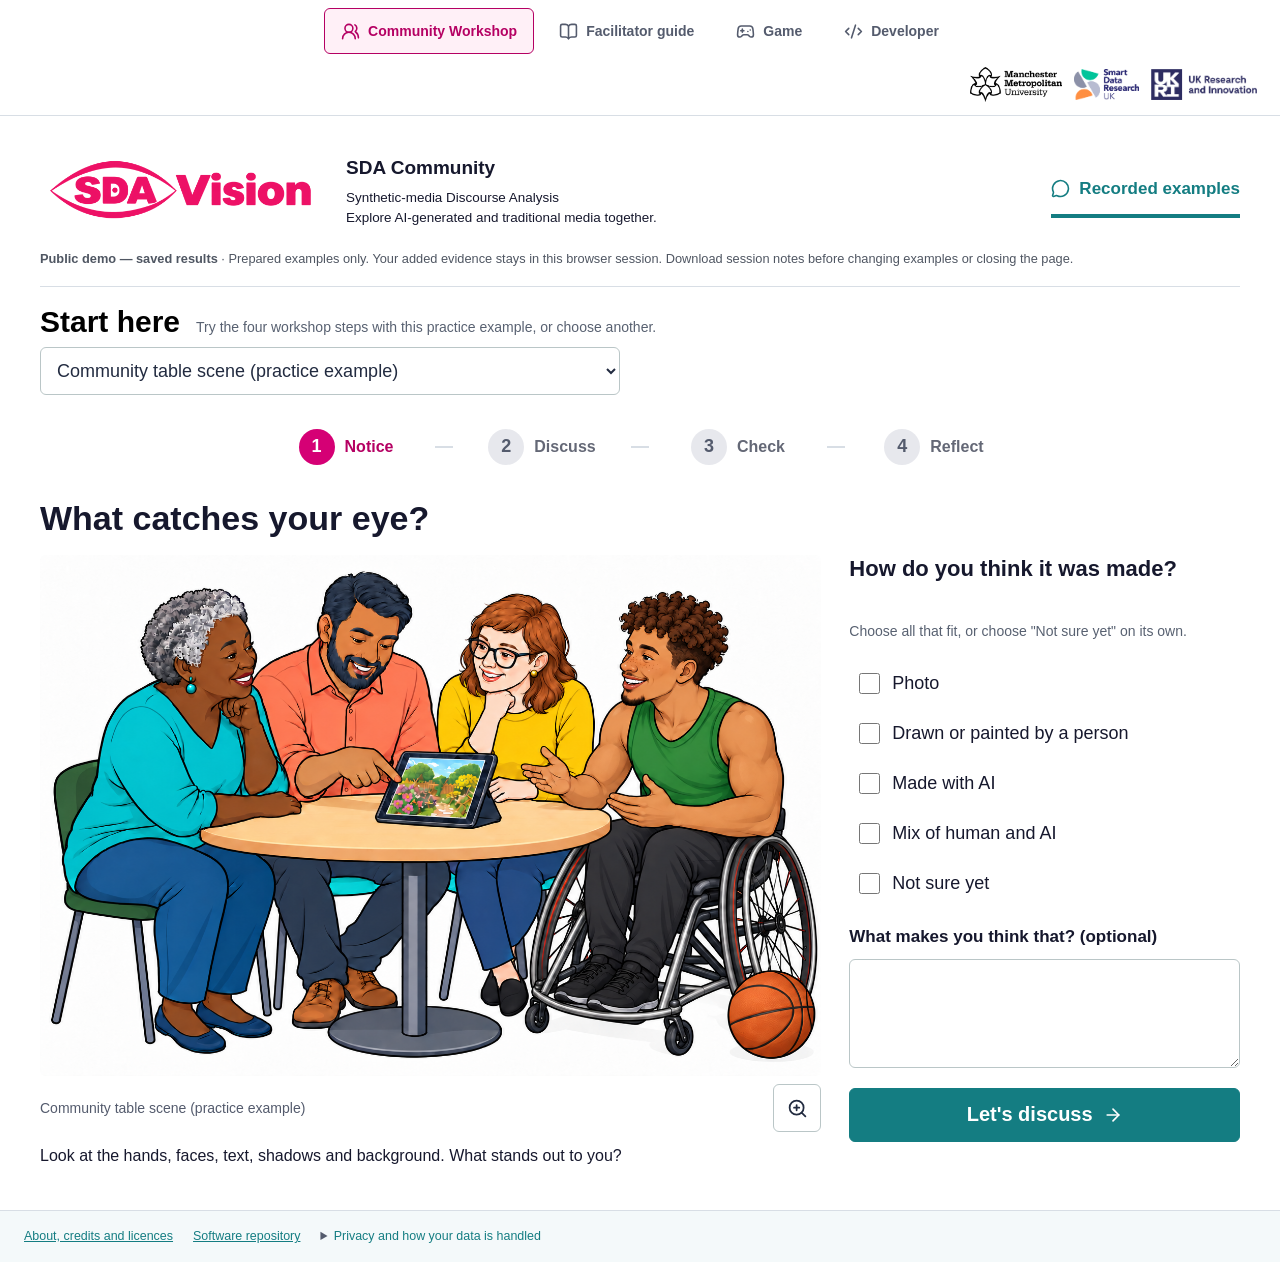
<file: site/index.html>
<!doctype html>
<html lang="en" data-theme="studio">
  <head>
    <meta charset="UTF-8" />
    <meta name="viewport" content="width=device-width, initial-scale=1.0" />
    <title>SDA Vision | Synthetic media research and community workshops</title>
    <link rel="icon" type="image/png" href="./branding/sda-vision-favicon.png?v=20260927">
    <meta name="description" content="SDA Vision (Synthetic-media Discourse Analysis). Explore AI-generated and traditional media through prepared examples, saved assessments and community workshop activities.">
    <meta name="author" content="Dr Sam Martin, Synthetic Realities, Manchester Metropolitan University">
    <link rel="canonical" href="https://synthetic-realities.github.io/sda-vision-demo/">
    <link rel="sitemap" type="application/xml" href="https://synthetic-realities.github.io/sda-vision-demo/sitemap.xml">
    <meta property="og:type" content="website">
    <meta property="og:site_name" content="Synthetic Realities — SDA Vision">
    <meta property="og:locale" content="en_GB">
    <meta property="og:title" content="SDA Vision | Synthetic media research and community workshops">
    <meta property="og:description" content="SDA Vision (Synthetic-media Discourse Analysis). Explore AI-generated and traditional media through prepared examples, saved assessments and community workshop activities.">
    <meta property="og:url" content="https://synthetic-realities.github.io/sda-vision-demo/">
    <meta property="og:image" content="https://synthetic-realities.github.io/sda-vision-demo/guides/social-preview.png">
    <meta property="og:image:alt" content="SDA Vision Community Workshop with an illustrated discussion activity.">
    <meta name="twitter:card" content="summary_large_image">
    <meta name="twitter:title" content="SDA Vision | Synthetic media research and community workshops">
    <meta name="twitter:description" content="SDA Vision (Synthetic-media Discourse Analysis). Explore AI-generated and traditional media through prepared examples, saved assessments and community workshop activities.">
    <meta name="twitter:image" content="https://synthetic-realities.github.io/sda-vision-demo/guides/social-preview.png">
    <meta name="twitter:image:alt" content="SDA Vision Community Workshop with an illustrated discussion activity.">
    <script>
      // Apply the saved theme and text size before first paint so users do
      // not see a flash of the defaults. Defaults: Studio bright, standard size.
      try {
        var t = localStorage.getItem("sda-theme");
        document.documentElement.dataset.theme =
          ["studio", "dark", "light", "console", "pulse", "ppie"].indexOf(t) >= 0 ? t : "studio";
        var s = localStorage.getItem("sda-textsize");
        if (s === "large" || s === "workshop")
          document.documentElement.dataset.textsize = s;
      } catch (e) { /* storage unavailable: keep the defaults */ }
    </script>
    <script type="module" crossorigin src="./assets/main-B_c01LaD.js"></script>
    <link rel="stylesheet" crossorigin href="./assets/main-CDQ1ho0i.css">
  </head>
  <body>
    <div id="root"></div>
  </body>
</html>
</file>
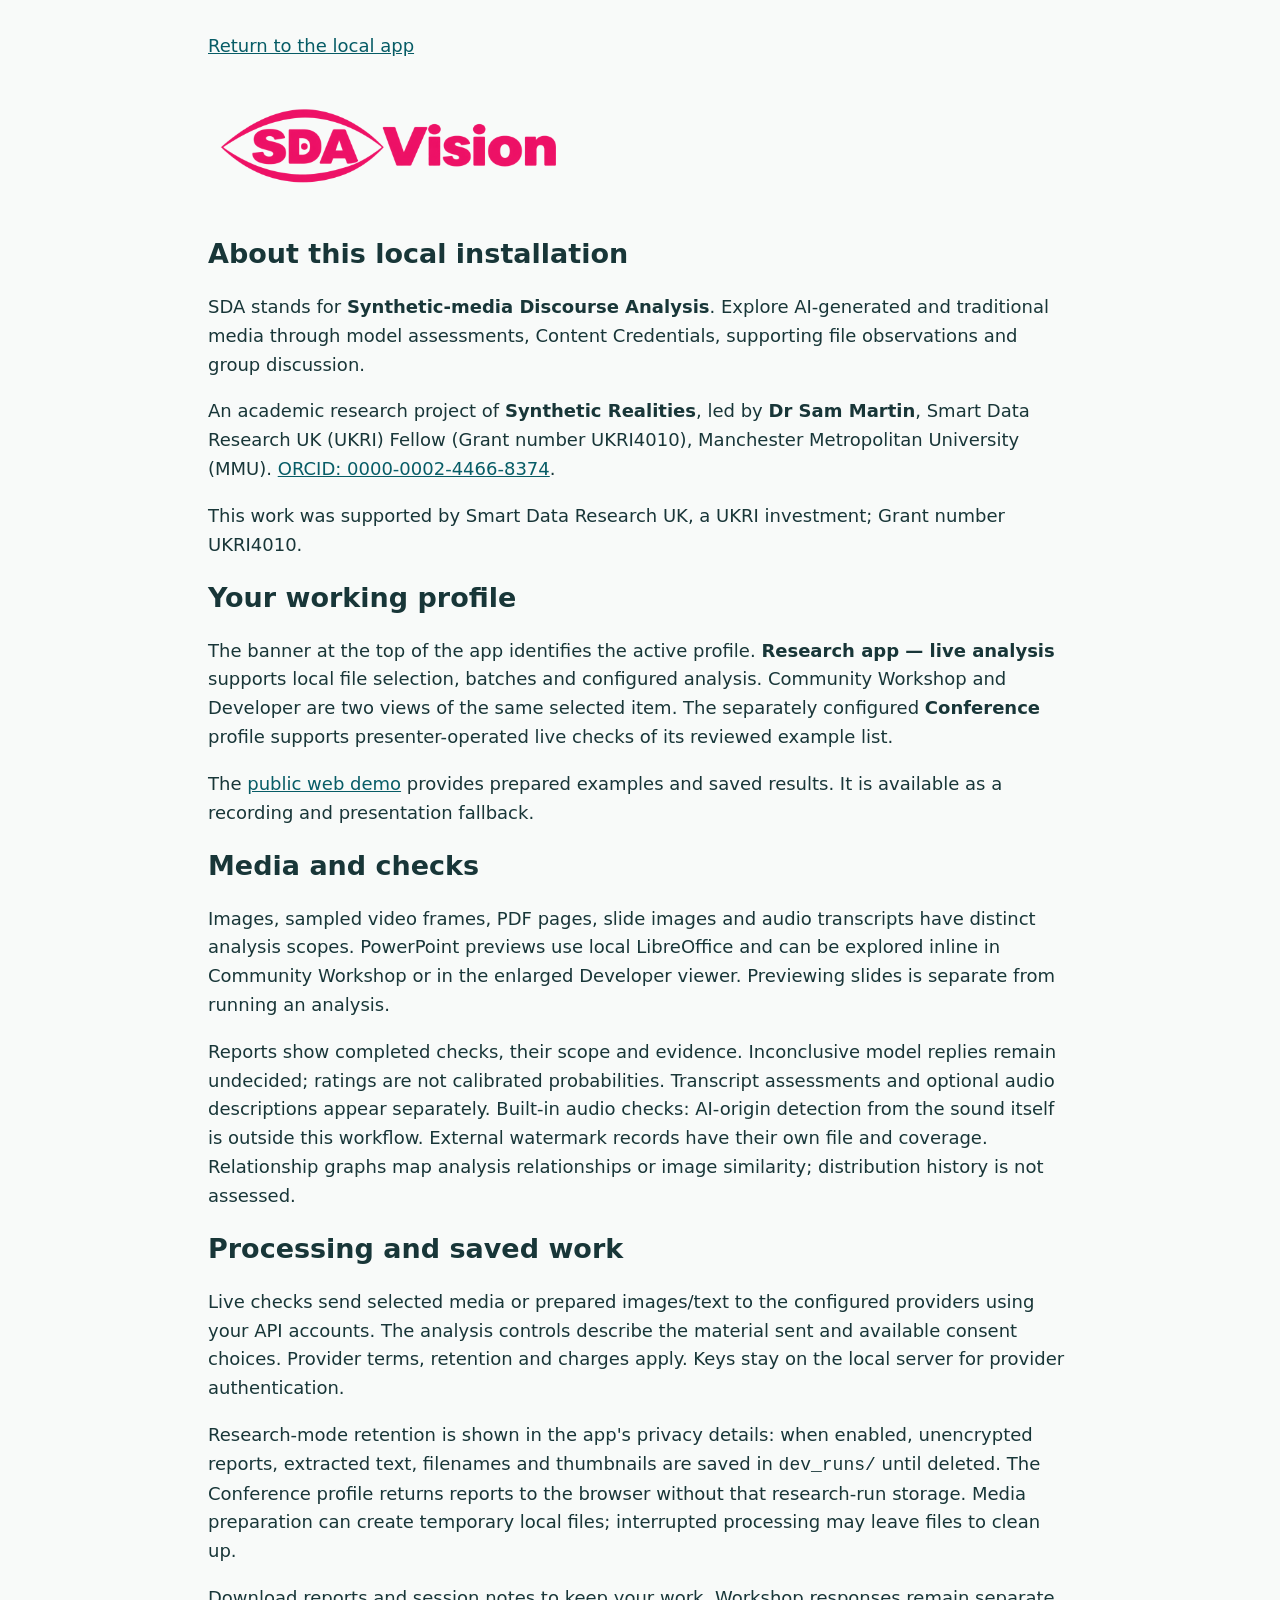
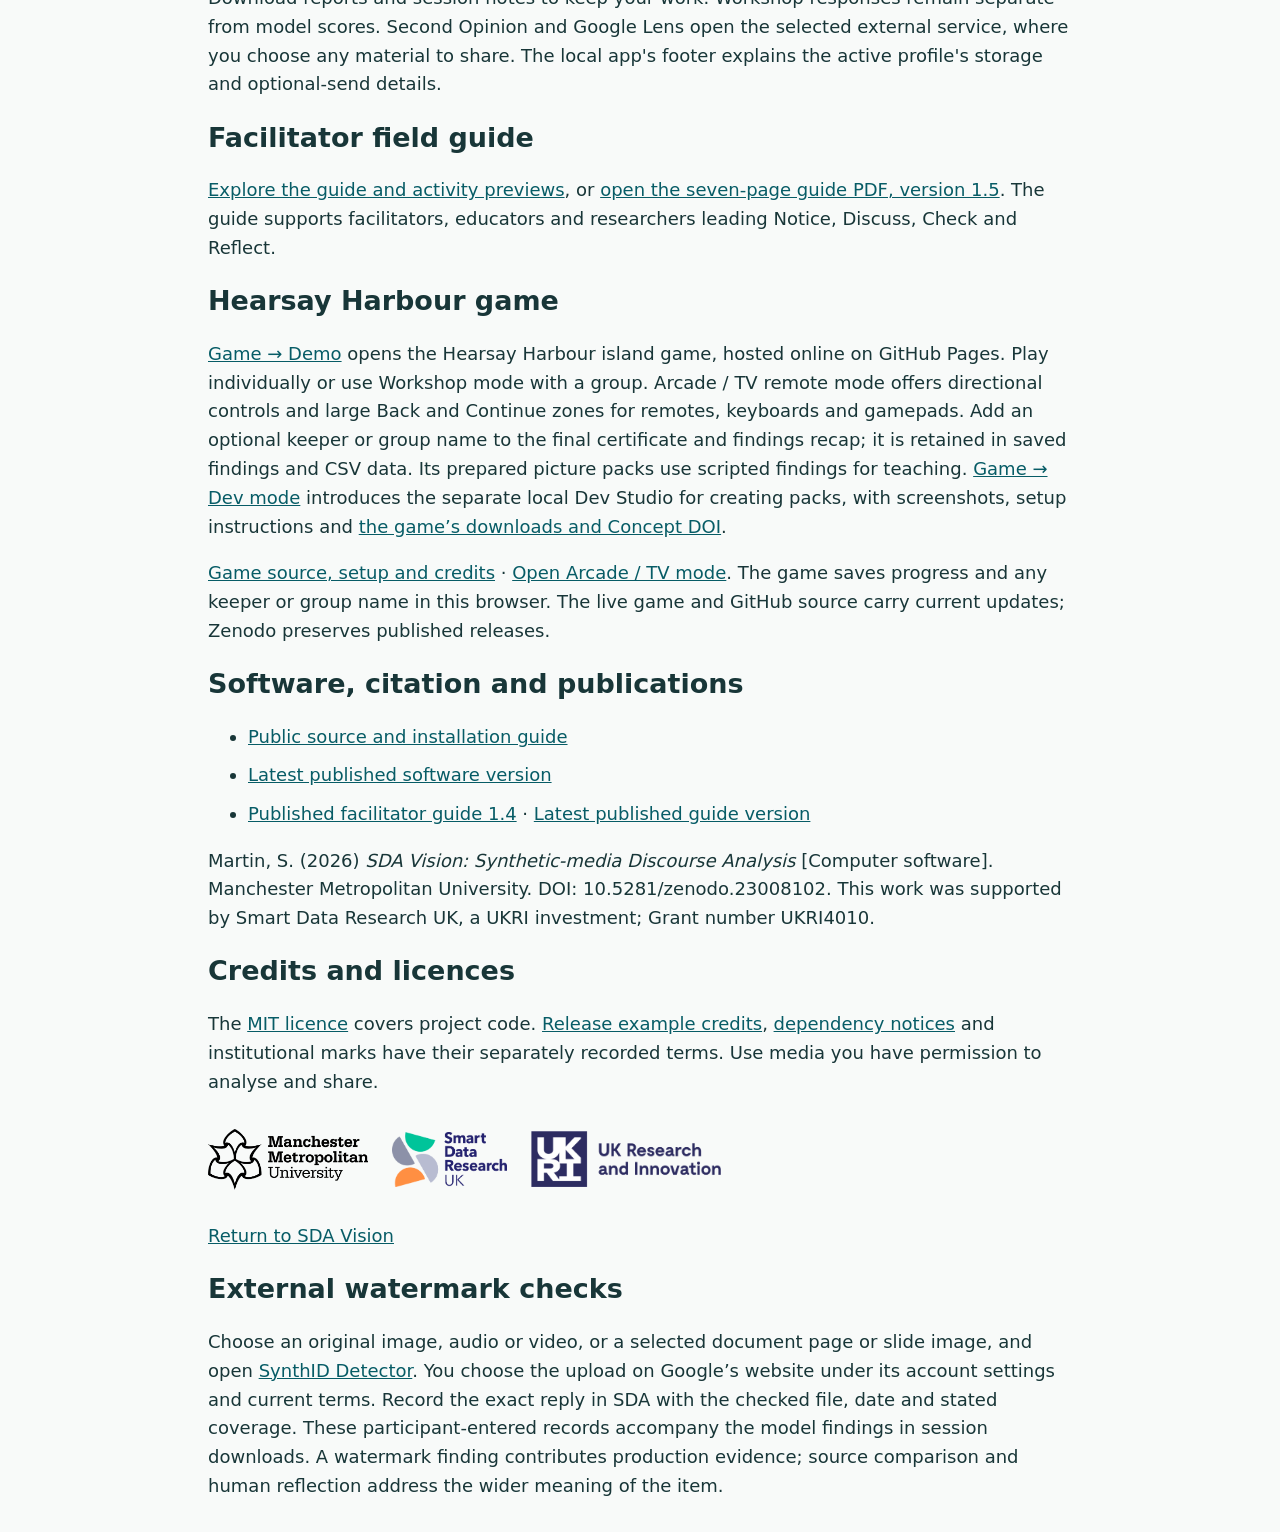
<file: site/about-local.html>
<!doctype html>
<html lang="en">
<head>
<meta charset="utf-8">
<meta name="viewport" content="width=device-width,initial-scale=1">
<meta name="robots" content="noindex">
<title>About the local app | SDA Vision</title>
<link rel="icon" type="image/png" href="./branding/sda-vision-favicon.png">
<style>
body{font:18px/1.6 system-ui,sans-serif;max-width:54rem;margin:2rem auto;padding:0 1.2rem;color:#183638;background:#f8faf9}
a{color:#075c66}h1,h2{line-height:1.2}li{margin:.6rem 0}.logo{width:360px;max-width:100%;height:auto}
.partners{display:flex;flex-wrap:wrap;align-items:center;gap:1.5rem;margin:2rem 0}.partners img{max-width:100%;height:auto}
</style>
</head>
<body><main>
<a href="./">Return to the local app</a>
<h1><img class="logo" src="./branding/sda-vision-logo.png" alt="SDA Vision"></h1>
<h2>About this local installation</h2>
<p>SDA stands for <strong>Synthetic-media Discourse Analysis</strong>. Explore AI-generated and traditional media through model assessments, Content Credentials, supporting file observations and group discussion.</p>
<p>An academic research project of <strong>Synthetic Realities</strong>, led by <strong>Dr Sam Martin</strong>, Smart Data Research UK (UKRI) Fellow (Grant number UKRI4010), Manchester Metropolitan University (MMU). <a href="https://orcid.org/0000-0002-4466-8374" target="_blank" rel="noopener noreferrer">ORCID: 0000-0002-4466-8374</a>.</p>
<p>This work was supported by Smart Data Research UK, a UKRI investment; Grant number UKRI4010.</p>
<h2>Your working profile</h2>
<p>The banner at the top of the app identifies the active profile. <strong>Research app — live analysis</strong> supports local file selection, batches and configured analysis. Community Workshop and Developer are two views of the same selected item. The separately configured <strong>Conference</strong> profile supports presenter-operated live checks of its reviewed example list.</p>
<p>The <a href="https://sdavision.io/" target="_blank" rel="noopener noreferrer">public web demo</a> provides prepared examples and saved results. It is available as a recording and presentation fallback.</p>
<h2>Media and checks</h2>
<p>Images, sampled video frames, PDF pages, slide images and audio transcripts have distinct analysis scopes. PowerPoint previews use local LibreOffice and can be explored inline in Community Workshop or in the enlarged Developer viewer. Previewing slides is separate from running an analysis.</p>
<p>Reports show completed checks, their scope and evidence. Inconclusive model replies remain undecided; ratings are not calibrated probabilities. Transcript assessments and optional audio descriptions appear separately. Built-in audio checks: AI-origin detection from the sound itself is outside this workflow. External watermark records have their own file and coverage. Relationship graphs map analysis relationships or image similarity; distribution history is not assessed.</p>
<h2>Processing and saved work</h2>
<p>Live checks send selected media or prepared images/text to the configured providers using your API accounts. The analysis controls describe the material sent and available consent choices. Provider terms, retention and charges apply. Keys stay on the local server for provider authentication.</p>
<p>Research-mode retention is shown in the app's privacy details: when enabled, unencrypted reports, extracted text, filenames and thumbnails are saved in <code>dev_runs/</code> until deleted. The Conference profile returns reports to the browser without that research-run storage. Media preparation can create temporary local files; interrupted processing may leave files to clean up.</p>
<p>Download reports and session notes to keep your work. Workshop responses remain separate from model scores. Second Opinion and Google Lens open the selected external service, where you choose any material to share. The local app's footer explains the active profile's storage and optional-send details.</p>
<h2>Facilitator field guide</h2>
<p><a href="./#facilitator">Explore the guide and activity previews</a>, or <a href="./guides/SDA_Vision_Facilitator_Guide_v1.5.pdf" target="_blank" rel="noopener noreferrer">open the seven-page guide PDF, version 1.5</a>. The guide supports facilitators, educators and researchers leading Notice, Discuss, Check and Reflect.</p>
<h2>Hearsay Harbour game</h2>
<p><a href="./#game">Game → Demo</a> opens the Hearsay Harbour island game, hosted online on GitHub Pages. Play individually or use Workshop mode with a group. Arcade / TV remote mode offers directional controls and large Back and Continue zones for remotes, keyboards and gamepads. Add an optional keeper or group name to the final certificate and findings recap; it is retained in saved findings and CSV data. Its prepared picture packs use scripted findings for teaching. <a href="./#game-dev">Game → Dev mode</a> introduces the separate local Dev Studio for creating packs, with screenshots, setup instructions and <a href="https://doi.org/10.5281/zenodo.23243671" target="_blank" rel="noopener noreferrer">the game’s downloads and Concept DOI</a>.</p>
<p><a href="https://github.com/Synthetic-Realities/hearsay-harbour#hearsay-harbour" target="_blank" rel="noopener noreferrer">Game source, setup and credits</a> · <a href="https://synthetic-realities.github.io/hearsay-harbour/?arcade" target="_blank" rel="noopener noreferrer">Open Arcade / TV mode</a>. The game saves progress and any keeper or group name in this browser. The live game and GitHub source carry current updates; Zenodo preserves published releases.</p>
<h2>Software, citation and publications</h2>
<ul>
<li><a href="https://github.com/Synthetic-Realities/sda-vision-source#start-here" target="_blank" rel="noopener noreferrer">Public source and installation guide</a></li>
<li><a href="https://zenodo.org/doi/10.5281/zenodo.23008102" target="_blank" rel="noopener noreferrer">Latest published software version</a></li>
<li><a href="https://zenodo.org/records/23008189" target="_blank" rel="noopener noreferrer">Published facilitator guide 1.4</a> · <a href="https://zenodo.org/doi/10.5281/zenodo.23008188" target="_blank" rel="noopener noreferrer">Latest published guide version</a></li>
</ul>
<p>Martin, S. (2026) <em>SDA Vision: Synthetic-media Discourse Analysis</em> [Computer software]. Manchester Metropolitan University. DOI: 10.5281/zenodo.23008102. This work was supported by Smart Data Research UK, a UKRI investment; Grant number UKRI4010.</p>
<h2>Credits and licences</h2>
<p>The <a href="./LICENSE.txt">MIT licence</a> covers project code. <a href="https://github.com/Synthetic-Realities/sda-vision-source/blob/main/examples/CREDITS.md" target="_blank" rel="noopener noreferrer">Release example credits</a>, <a href="https://github.com/Synthetic-Realities/sda-vision-source/tree/main/third_party" target="_blank" rel="noopener noreferrer">dependency notices</a> and institutional marks have their separately recorded terms. Use media you have permission to analyse and share.</p>
<div class="partners" aria-label="Affiliation and funding">
<img src="./branding/mmu-logo.png" alt="Manchester Metropolitan University" width="160">
<img src="./branding/sdruk-logo.png" alt="Smart Data Research UK" width="115">
<img src="./branding/ukri-logo.png" alt="UK Research and Innovation" width="190">
</div>
<p><a href="./">Return to SDA Vision</a></p>
<h2>External watermark checks</h2>
<p>Choose an original image, audio or video, or a selected document page or slide image, and open <a href="https://synthid.com/" target="_blank" rel="noopener noreferrer">SynthID Detector</a>. You choose the upload on Google’s website under its account settings and current terms. Record the exact reply in SDA with the checked file, date and stated coverage. These participant-entered records accompany the model findings in session downloads. A watermark finding contributes production evidence; source comparison and human reflection address the wider meaning of the item.</p>
</main></body></html>
</file>
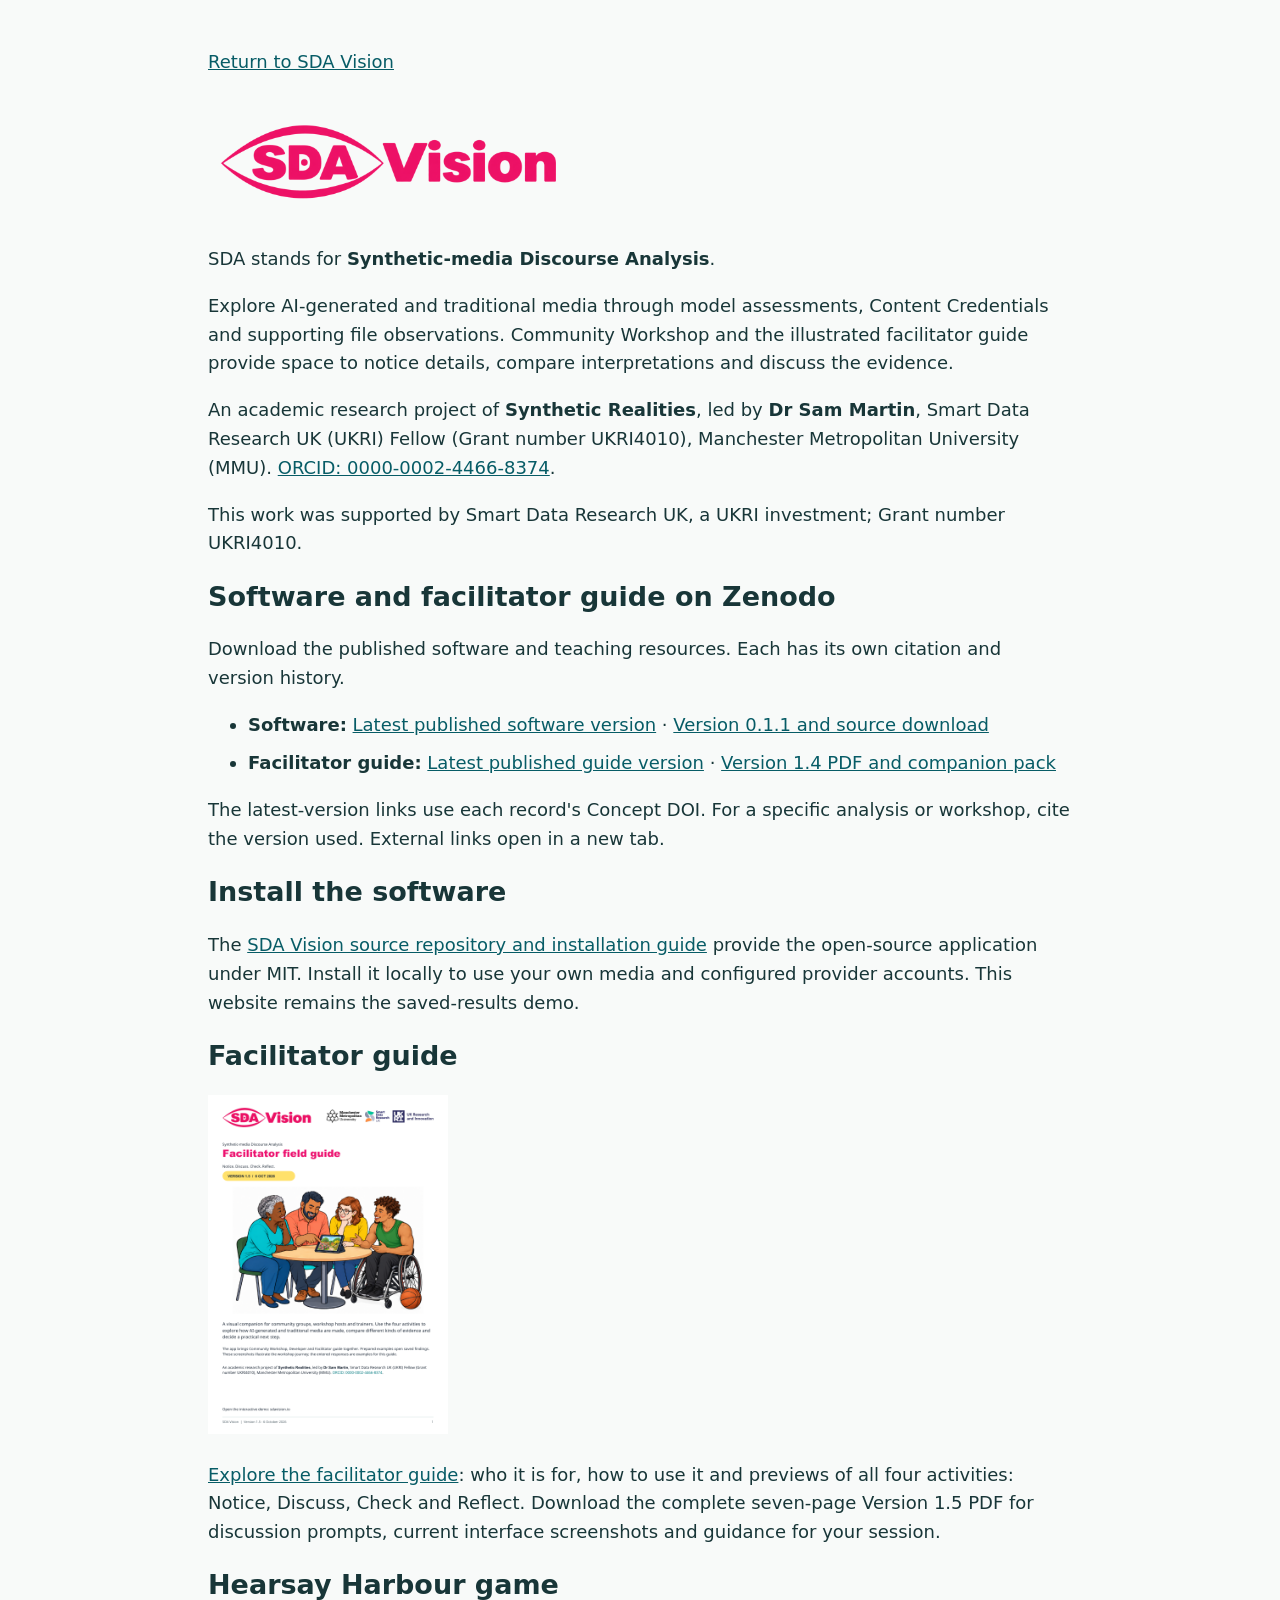
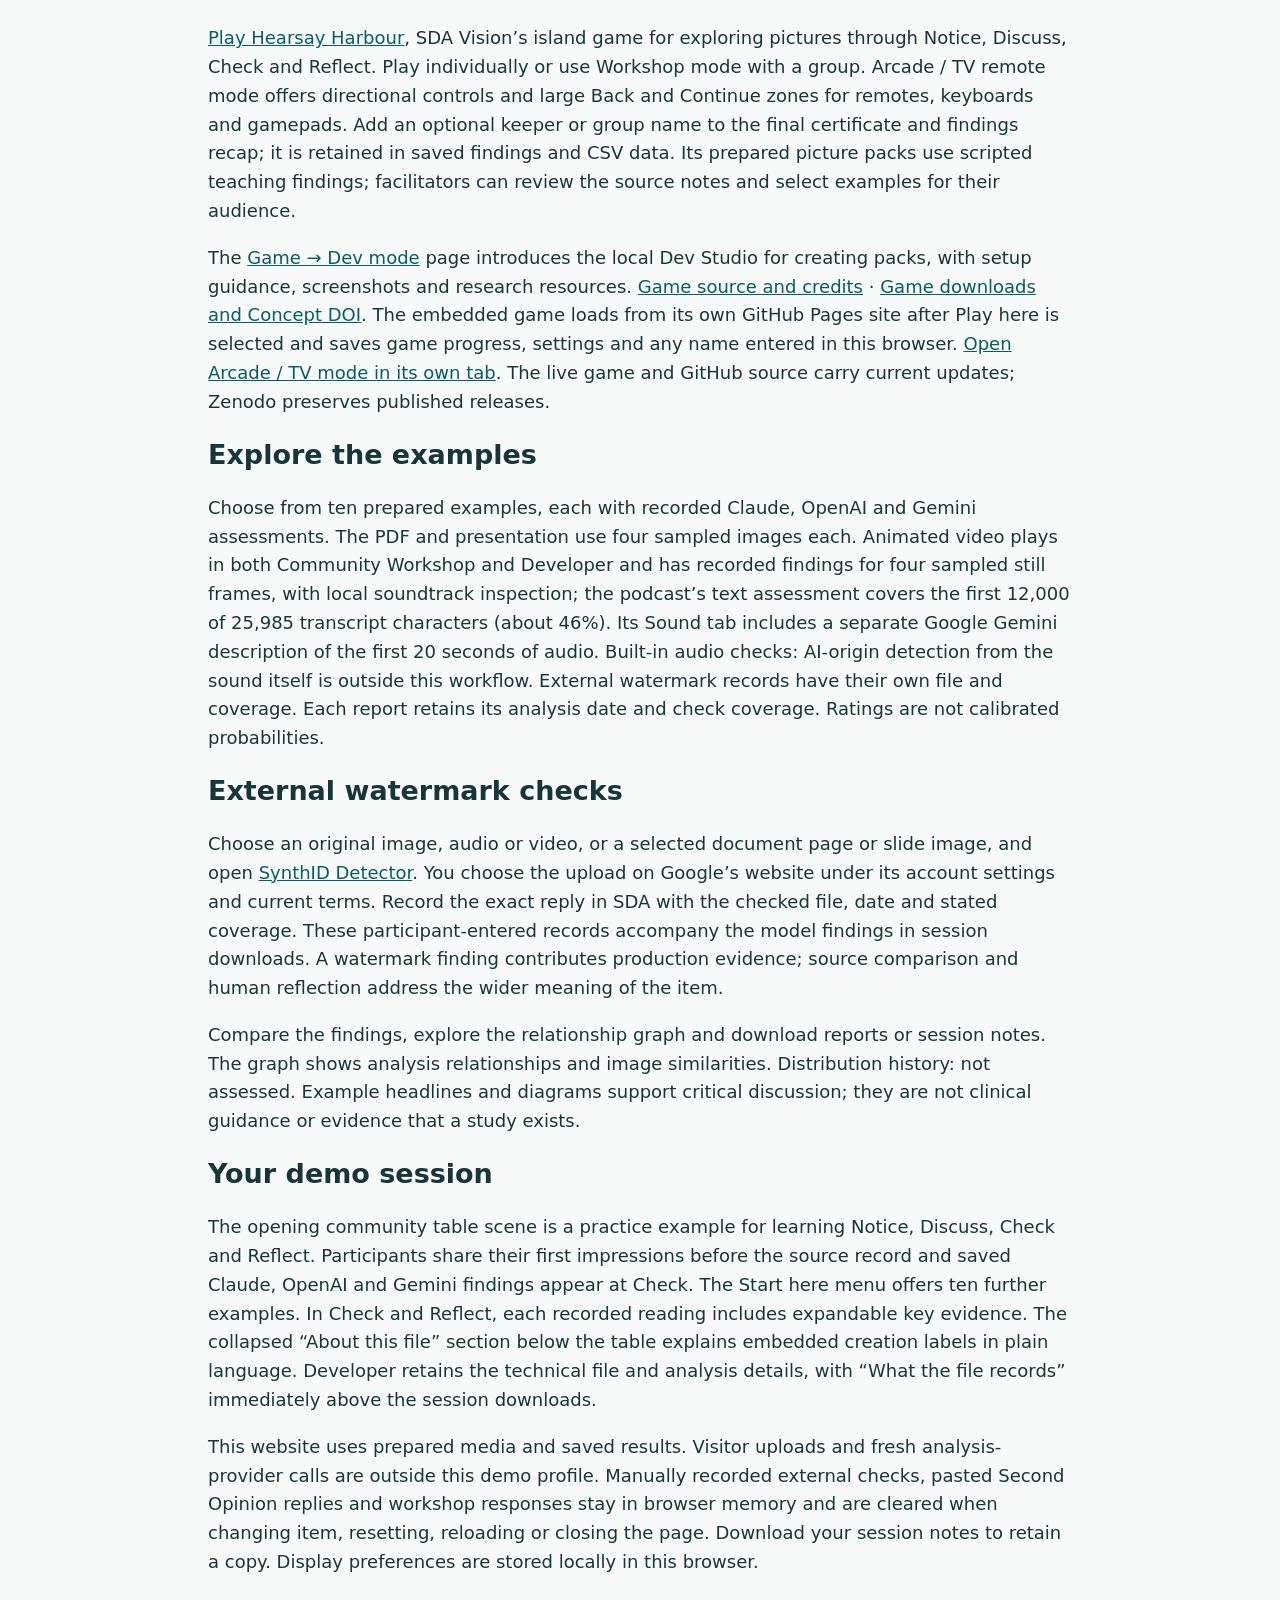
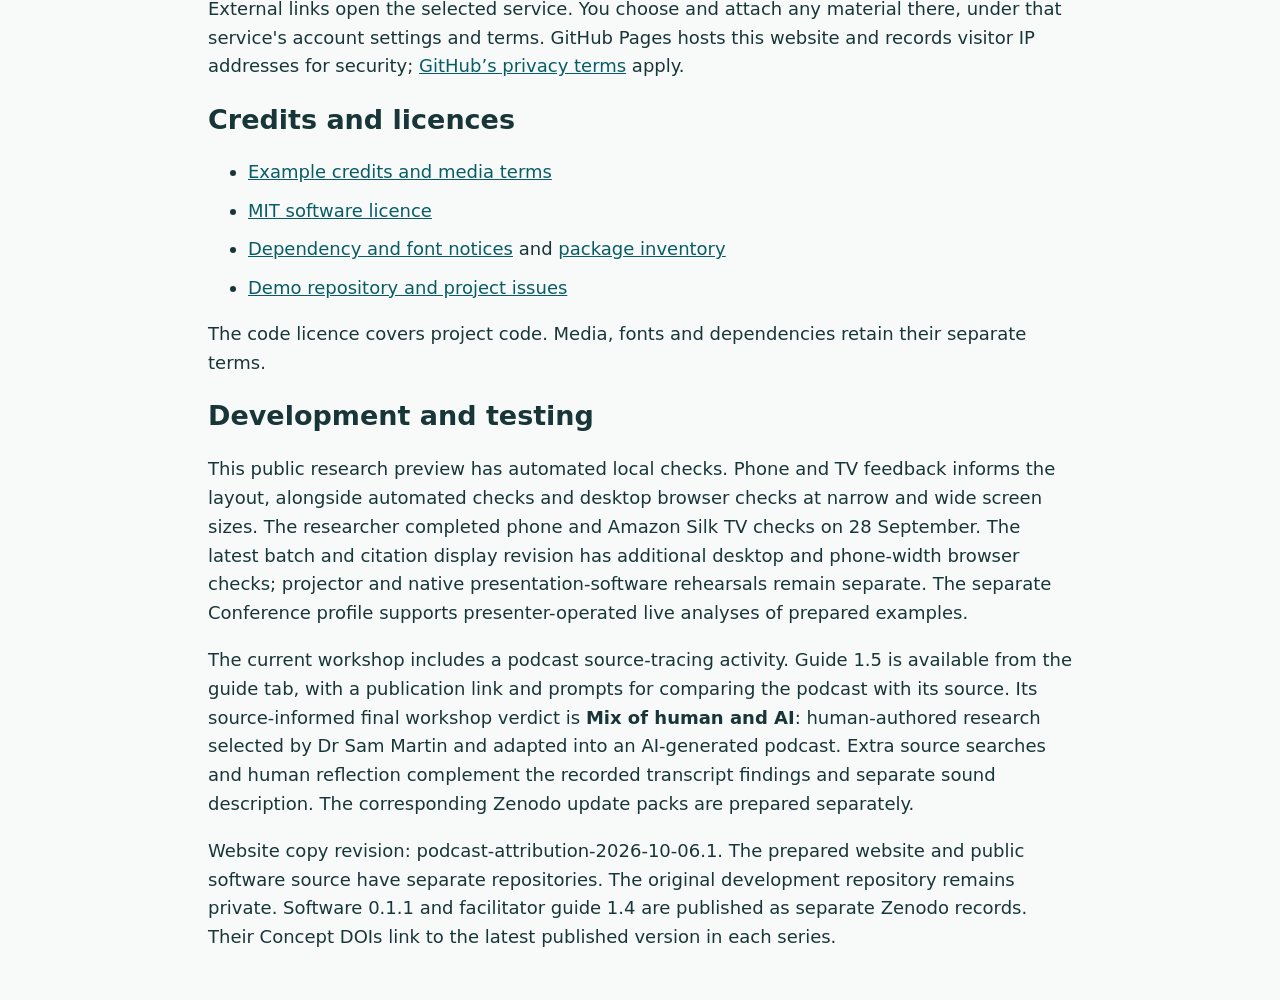
<file: site/about.html>
<!doctype html>
<html lang="en">
<meta charset="utf-8">
<meta name="viewport" content="width=device-width,initial-scale=1">
<title>About SDA Vision | Synthetic Realities</title>
    <link rel="icon" type="image/png" href="./branding/sda-vision-favicon.png?v=20260927">
    <meta name="description" content="SDA Vision (Synthetic-media Discourse Analysis). Meet the Synthetic Realities research project led by Dr Sam Martin at MMU. Explore AI-generated and traditional media with SDA Vision, its examples, credits, licences and research scope.">
    <meta name="author" content="Dr Sam Martin, Synthetic Realities, Manchester Metropolitan University">
    <link rel="canonical" href="https://synthetic-realities.github.io/sda-vision-demo/about.html">
    <link rel="sitemap" type="application/xml" href="https://synthetic-realities.github.io/sda-vision-demo/sitemap.xml">
    <meta property="og:type" content="website">
    <meta property="og:site_name" content="Synthetic Realities — SDA Vision">
    <meta property="og:locale" content="en_GB">
    <meta property="og:title" content="About SDA Vision | Synthetic Realities">
    <meta property="og:description" content="SDA Vision (Synthetic-media Discourse Analysis). Meet the Synthetic Realities research project led by Dr Sam Martin at MMU. Explore AI-generated and traditional media with SDA Vision, its examples, credits, licences and research scope.">
    <meta property="og:url" content="https://synthetic-realities.github.io/sda-vision-demo/about.html">
    <meta property="og:image" content="https://synthetic-realities.github.io/sda-vision-demo/guides/social-preview.png">
    <meta property="og:image:alt" content="SDA Vision Community Workshop with an illustrated discussion activity.">
    <meta name="twitter:card" content="summary_large_image">
    <meta name="twitter:title" content="About SDA Vision | Synthetic Realities">
    <meta name="twitter:description" content="SDA Vision (Synthetic-media Discourse Analysis). Meet the Synthetic Realities research project led by Dr Sam Martin at MMU. Explore AI-generated and traditional media with SDA Vision, its examples, credits, licences and research scope.">
    <meta name="twitter:image" content="https://synthetic-realities.github.io/sda-vision-demo/guides/social-preview.png">
    <meta name="twitter:image:alt" content="SDA Vision Community Workshop with an illustrated discussion activity.">
<style>body{font:18px/1.6 system-ui,sans-serif;max-width:54rem;margin:3rem auto;padding:0 1.2rem;color:#183638;background:#f8faf9}a{color:#075c66}h1,h2{line-height:1.2}li{margin:.6rem 0}</style>
<main>
<a href="./">Return to SDA Vision</a>
<h1><img src="branding/sda-vision-logo.png" alt="SDA Vision" width="2172" height="724" style="display:block;width:360px;max-width:100%;height:auto"></h1>
<p>SDA stands for <strong>Synthetic-media Discourse Analysis</strong>.</p>
<p>Explore AI-generated and traditional media through model assessments, Content Credentials and supporting file observations. Community Workshop and the illustrated facilitator guide provide space to notice details, compare interpretations and discuss the evidence.</p>
<p>An academic research project of <strong>Synthetic Realities</strong>, led by <strong>Dr Sam Martin</strong>, Smart Data Research UK (UKRI) Fellow (Grant number UKRI4010), Manchester Metropolitan University (MMU). <a href="https://orcid.org/0000-0002-4466-8374">ORCID: 0000-0002-4466-8374</a>.</p>
<p>This work was supported by Smart Data Research UK, a UKRI investment; Grant number UKRI4010.</p>
<section id="zenodo-review" aria-labelledby="zenodo-publications-title">
<h2 id="zenodo-publications-title">Software and facilitator guide on Zenodo</h2>
<p>Download the published software and teaching resources. Each has its own citation and version history.</p>
<ul>
<li><strong>Software:</strong> <a href="https://zenodo.org/doi/10.5281/zenodo.23008102" target="_blank" rel="noopener noreferrer">Latest published software version</a> · <a href="https://zenodo.org/records/23039037" target="_blank" rel="noopener noreferrer">Version 0.1.1 and source download</a></li>
<li><strong>Facilitator guide:</strong> <a href="https://zenodo.org/doi/10.5281/zenodo.23008188" target="_blank" rel="noopener noreferrer">Latest published guide version</a> · <a href="https://zenodo.org/records/23008189" target="_blank" rel="noopener noreferrer">Version 1.4 PDF and companion pack</a></li>
</ul>
<p>The latest-version links use each record's Concept DOI. For a specific analysis or workshop, cite the version used. External links open in a new tab.</p>
</section>
<h2>Install the software</h2>
<p>The <a href="https://github.com/Synthetic-Realities/sda-vision-source#start-here" target="_blank" rel="noopener noreferrer">SDA Vision source repository and installation guide</a> provide the open-source application under MIT. Install it locally to use your own media and configured provider accounts. This website remains the saved-results demo.</p>
<h2>Facilitator guide</h2>
<p><a href="./#facilitator"><img src="guides/SDA_Vision_Facilitator_Guide_v1.5-cover.png" alt="First page of the SDA Vision Facilitator field guide, version 1.5" style="max-width:240px;width:100%;height:auto"></a></p>
<p><a href="./#facilitator">Explore the facilitator guide</a>: who it is for, how to use it and previews of all four activities: Notice, Discuss, Check and Reflect. Download the complete seven-page Version 1.5 PDF for discussion prompts, current interface screenshots and guidance for your session.</p>
<h2>Hearsay Harbour game</h2>
<p><a href="./#game">Play Hearsay Harbour</a>, SDA Vision’s island game for exploring pictures through Notice, Discuss, Check and Reflect. Play individually or use Workshop mode with a group. Arcade / TV remote mode offers directional controls and large Back and Continue zones for remotes, keyboards and gamepads. Add an optional keeper or group name to the final certificate and findings recap; it is retained in saved findings and CSV data. Its prepared picture packs use scripted teaching findings; facilitators can review the source notes and select examples for their audience.</p>
<p>The <a href="./#game-dev">Game → Dev mode</a> page introduces the local Dev Studio for creating packs, with setup guidance, screenshots and research resources. <a href="https://github.com/Synthetic-Realities/hearsay-harbour#hearsay-harbour" target="_blank" rel="noopener noreferrer">Game source and credits</a> · <a href="https://doi.org/10.5281/zenodo.23243671" target="_blank" rel="noopener noreferrer">Game downloads and Concept DOI</a>. The embedded game loads from its own GitHub Pages site after Play here is selected and saves game progress, settings and any name entered in this browser. <a href="https://synthetic-realities.github.io/hearsay-harbour/?arcade" target="_blank" rel="noopener noreferrer">Open Arcade / TV mode in its own tab</a>. The live game and GitHub source carry current updates; Zenodo preserves published releases.</p>
<h2>Explore the examples</h2>
<p>Choose from ten prepared examples, each with recorded Claude, OpenAI and Gemini assessments. The PDF and presentation use four sampled images each. Animated video plays in both Community Workshop and Developer and has recorded findings for four sampled still frames, with local soundtrack inspection; the podcast’s text assessment covers the first 12,000 of 25,985 transcript characters (about 46%). Its Sound tab includes a separate Google Gemini description of the first 20 seconds of audio. Built-in audio checks: AI-origin detection from the sound itself is outside this workflow. External watermark records have their own file and coverage. Each report retains its analysis date and check coverage. Ratings are not calibrated probabilities.</p>
<h2>External watermark checks</h2>
<p>Choose an original image, audio or video, or a selected document page or slide image, and open <a href="https://synthid.com/" target="_blank" rel="noopener noreferrer">SynthID Detector</a>. You choose the upload on Google’s website under its account settings and current terms. Record the exact reply in SDA with the checked file, date and stated coverage. These participant-entered records accompany the model findings in session downloads. A watermark finding contributes production evidence; source comparison and human reflection address the wider meaning of the item.</p>

<p>Compare the findings, explore the relationship graph and download reports or session notes. The graph shows analysis relationships and image similarities. Distribution history: not assessed. Example headlines and diagrams support critical discussion; they are not clinical guidance or evidence that a study exists.</p>
<h2>Your demo session</h2>
<p>The opening community table scene is a practice example for learning Notice, Discuss, Check and Reflect. Participants share their first impressions before the source record and saved Claude, OpenAI and Gemini findings appear at Check. The Start here menu offers ten further examples. In Check and Reflect, each recorded reading includes expandable key evidence. The collapsed “About this file” section below the table explains embedded creation labels in plain language. Developer retains the technical file and analysis details, with “What the file records” immediately above the session downloads.</p>
<p>This website uses prepared media and saved results. Visitor uploads and fresh analysis-provider calls are outside this demo profile. Manually recorded external checks, pasted Second Opinion replies and workshop responses stay in browser memory and are cleared when changing item, resetting, reloading or closing the page. Download your session notes to retain a copy. Display preferences are stored locally in this browser.</p>
<p>External links open the selected service. You choose and attach any material there, under that service's account settings and terms. GitHub Pages hosts this website and records visitor IP addresses for security; <a href="https://docs.github.com/en/site-policy/privacy-policies/github-general-privacy-statement">GitHub’s privacy terms</a> apply.</p>
<h2>Credits and licences</h2>
<ul>
<li><a href="showcase/CREDITS.md">Example credits and media terms</a></li>
<li><a href="LICENSE.txt">MIT software licence</a></li>
<li><a href="third_party/README.md">Dependency and font notices</a> and <a href="third_party/frontend-inventory.json">package inventory</a></li>
<li><a href="https://github.com/Synthetic-Realities/sda-vision-demo">Demo repository and project issues</a></li>
</ul>
<p>The code licence covers project code. Media, fonts and dependencies retain their separate terms.</p>
<h2>Development and testing</h2>
<p>This public research preview has automated local checks. Phone and TV feedback informs the layout, alongside automated checks and desktop browser checks at narrow and wide screen sizes. The researcher completed phone and Amazon Silk TV checks on 28 September. The latest batch and citation display revision has additional desktop and phone-width browser checks; projector and native presentation-software rehearsals remain separate. The separate Conference profile supports presenter-operated live analyses of prepared examples.</p>
<p>The current workshop includes a podcast source-tracing activity. Guide 1.5 is available from the guide tab, with a publication link and prompts for comparing the podcast with its source. Its source-informed final workshop verdict is <strong>Mix of human and AI</strong>: human-authored research selected by Dr Sam Martin and adapted into an AI-generated podcast. Extra source searches and human reflection complement the recorded transcript findings and separate sound description. The corresponding Zenodo update packs are prepared separately.</p>
<p>Website copy revision: podcast-attribution-2026-10-06.1. The prepared website and public software source have separate repositories. The original development repository remains private. Software 0.1.1 and facilitator guide 1.4 are published as separate Zenodo records. Their Concept DOIs link to the latest published version in each series.</p>
</main>
</html>
</file>
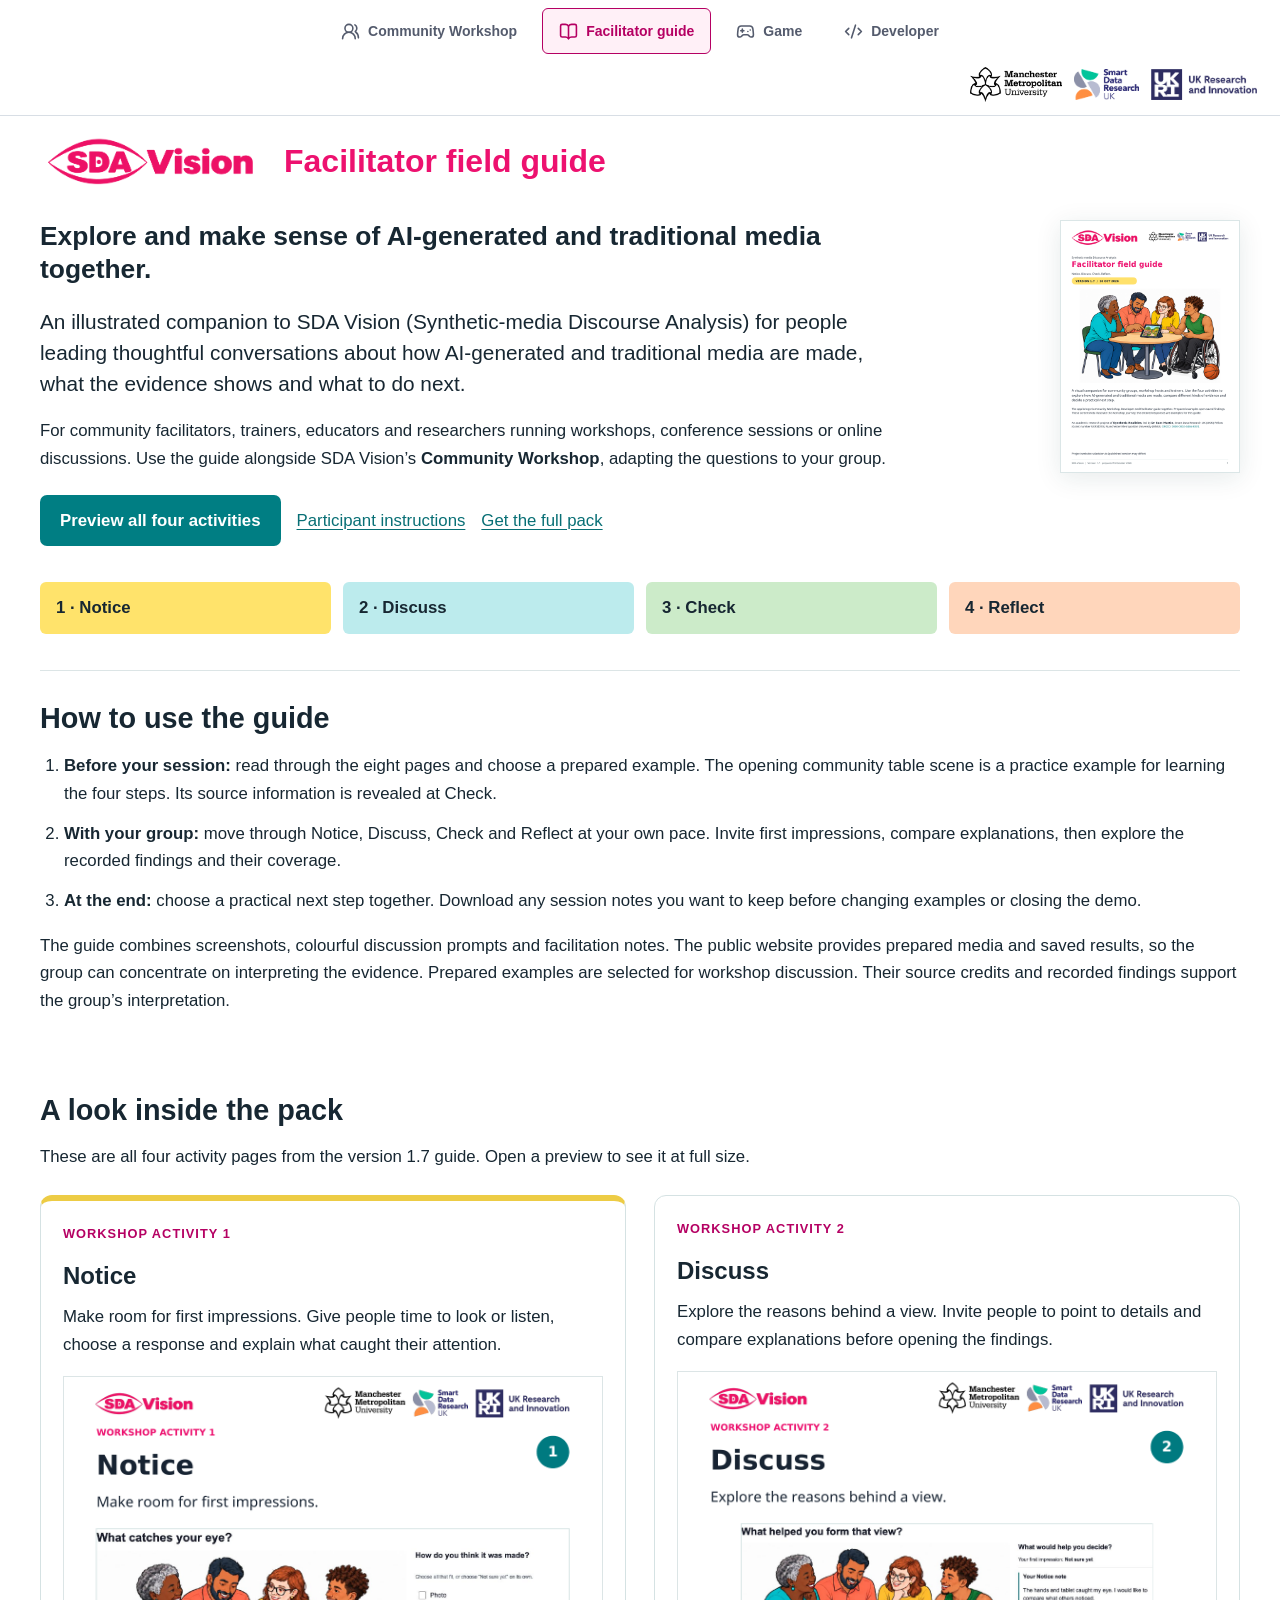
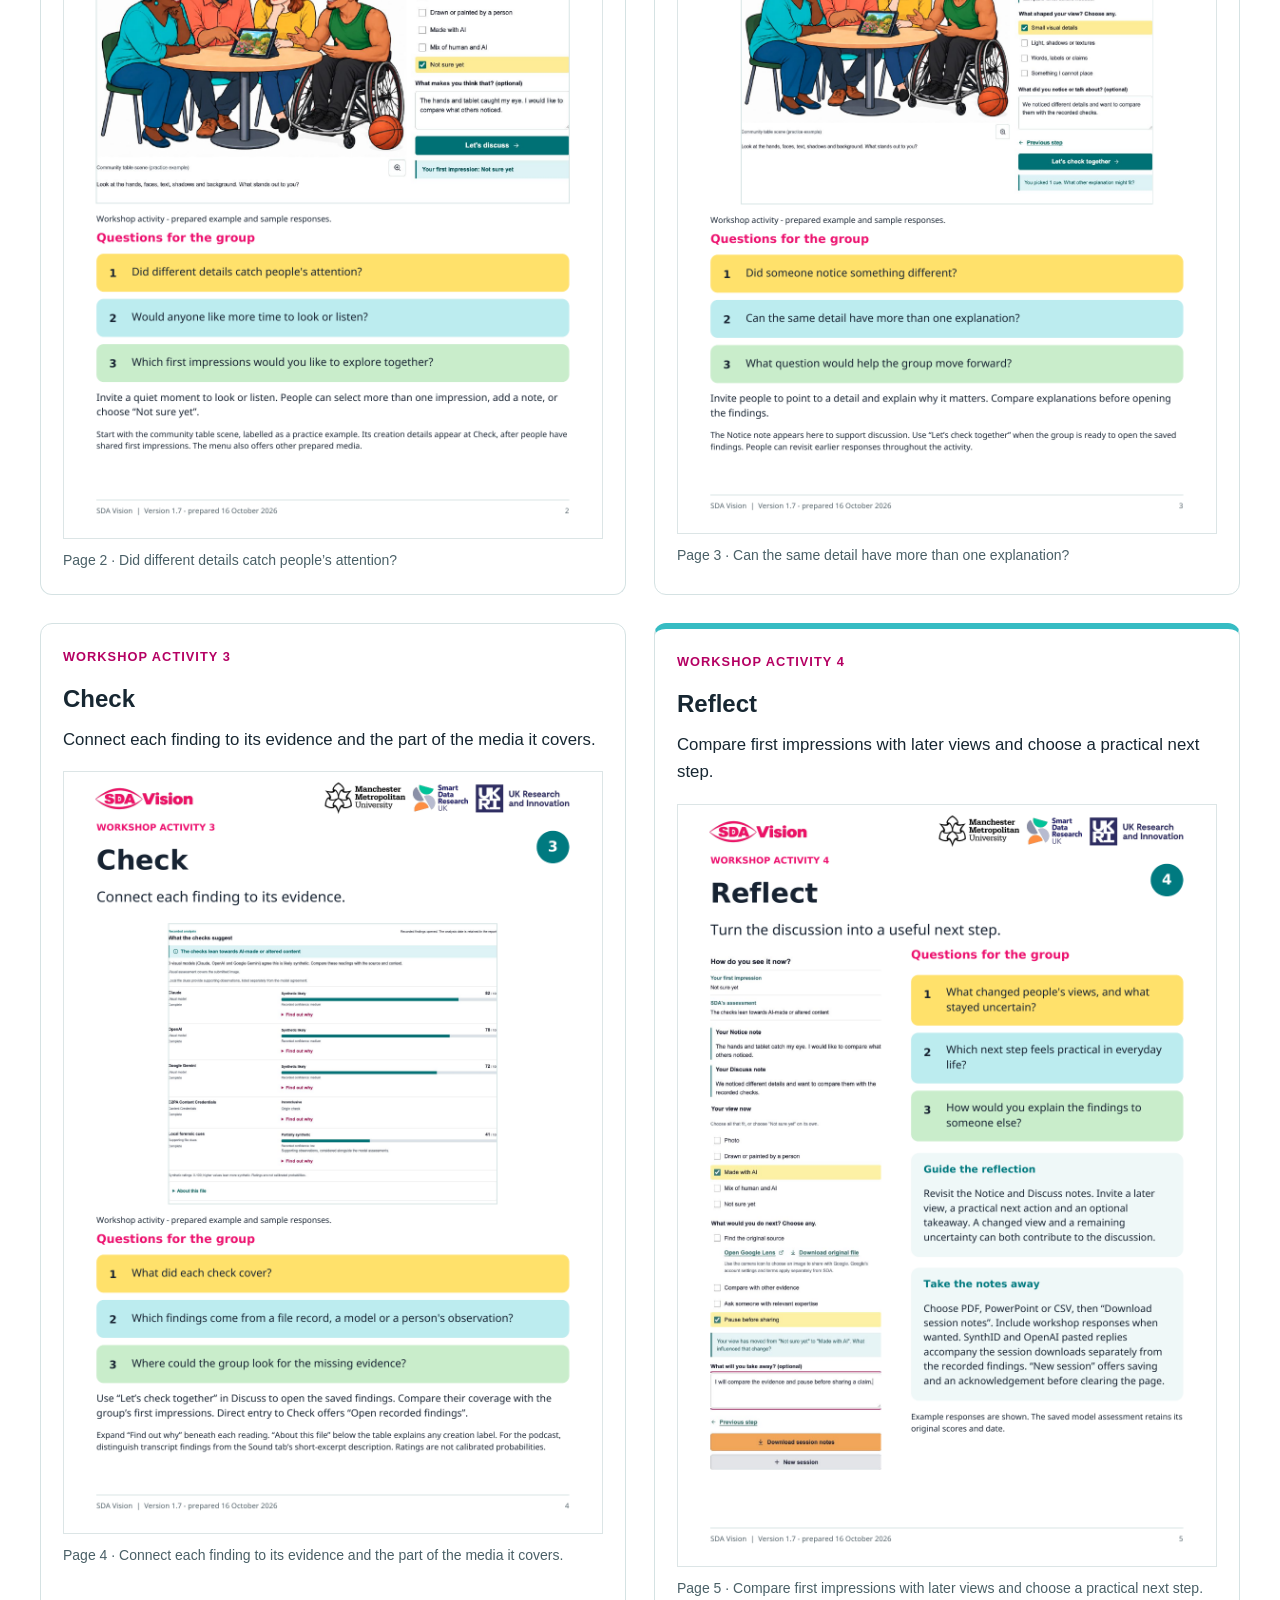
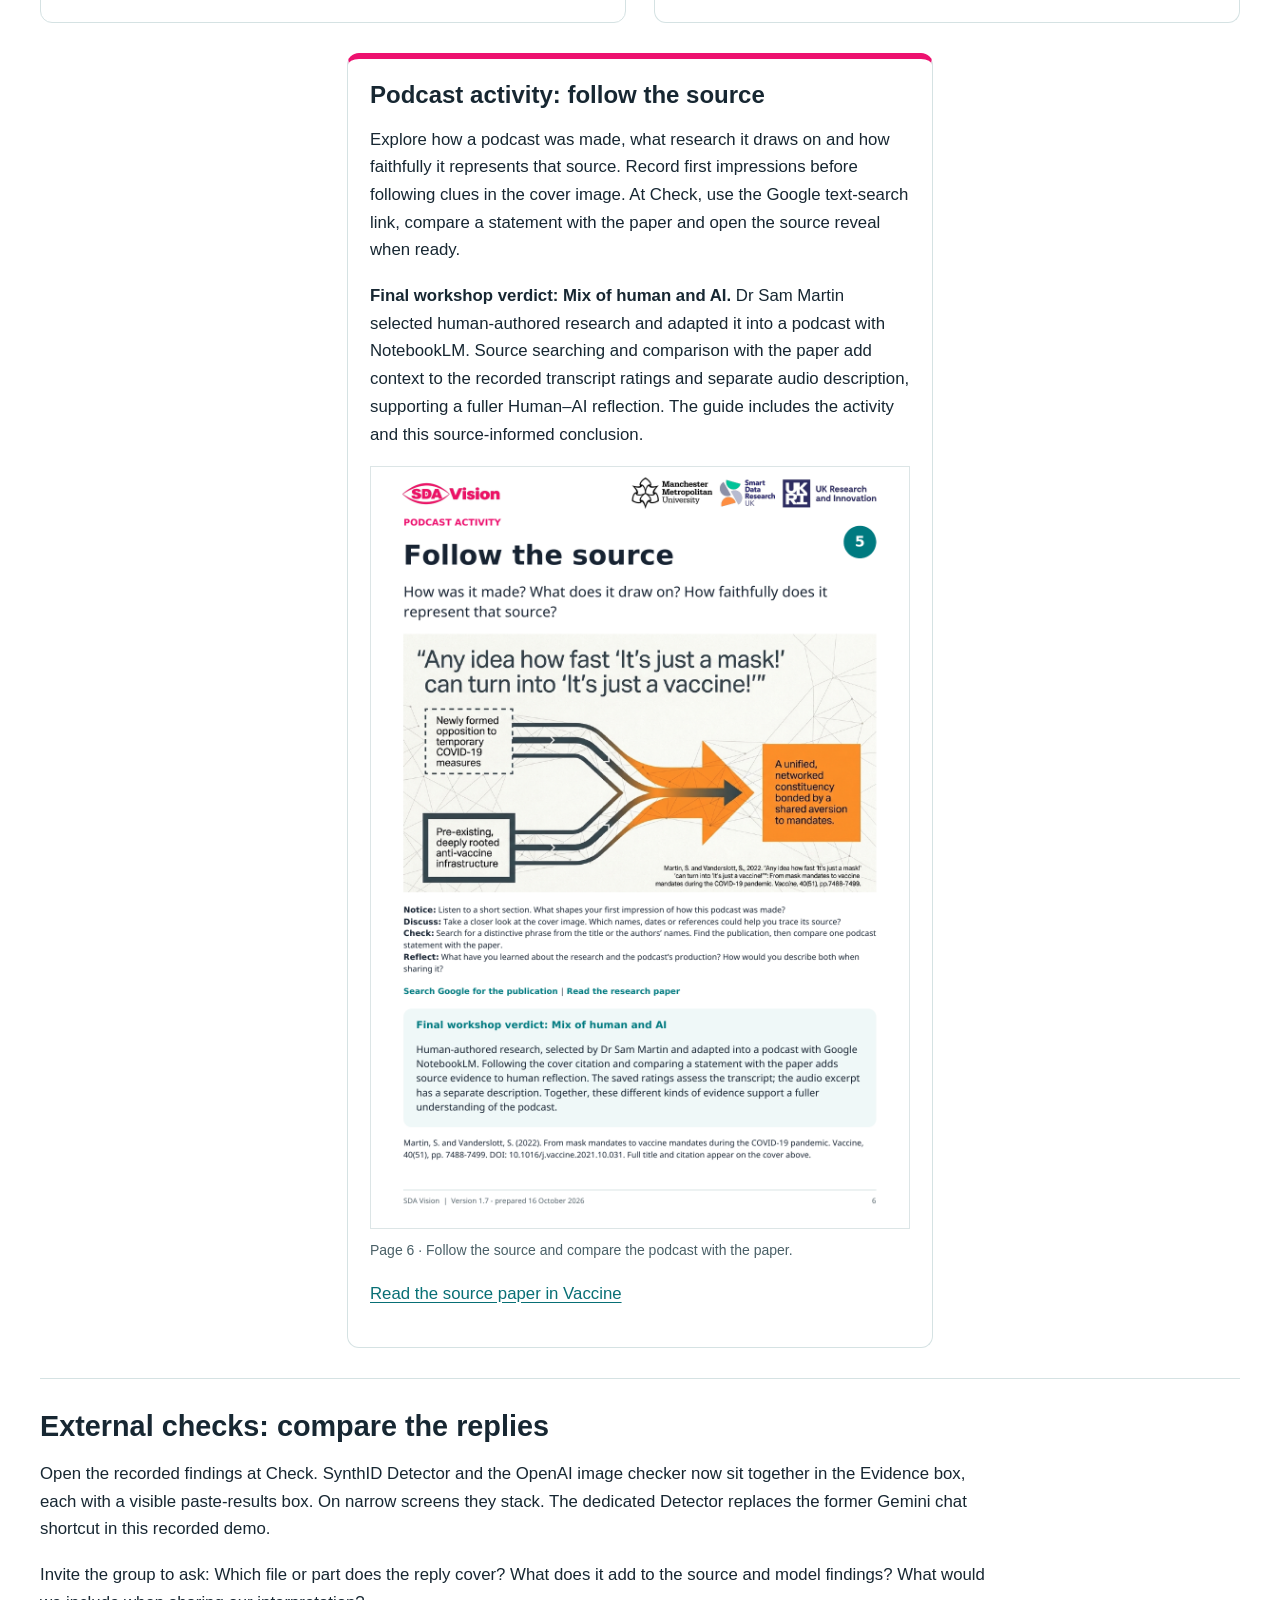
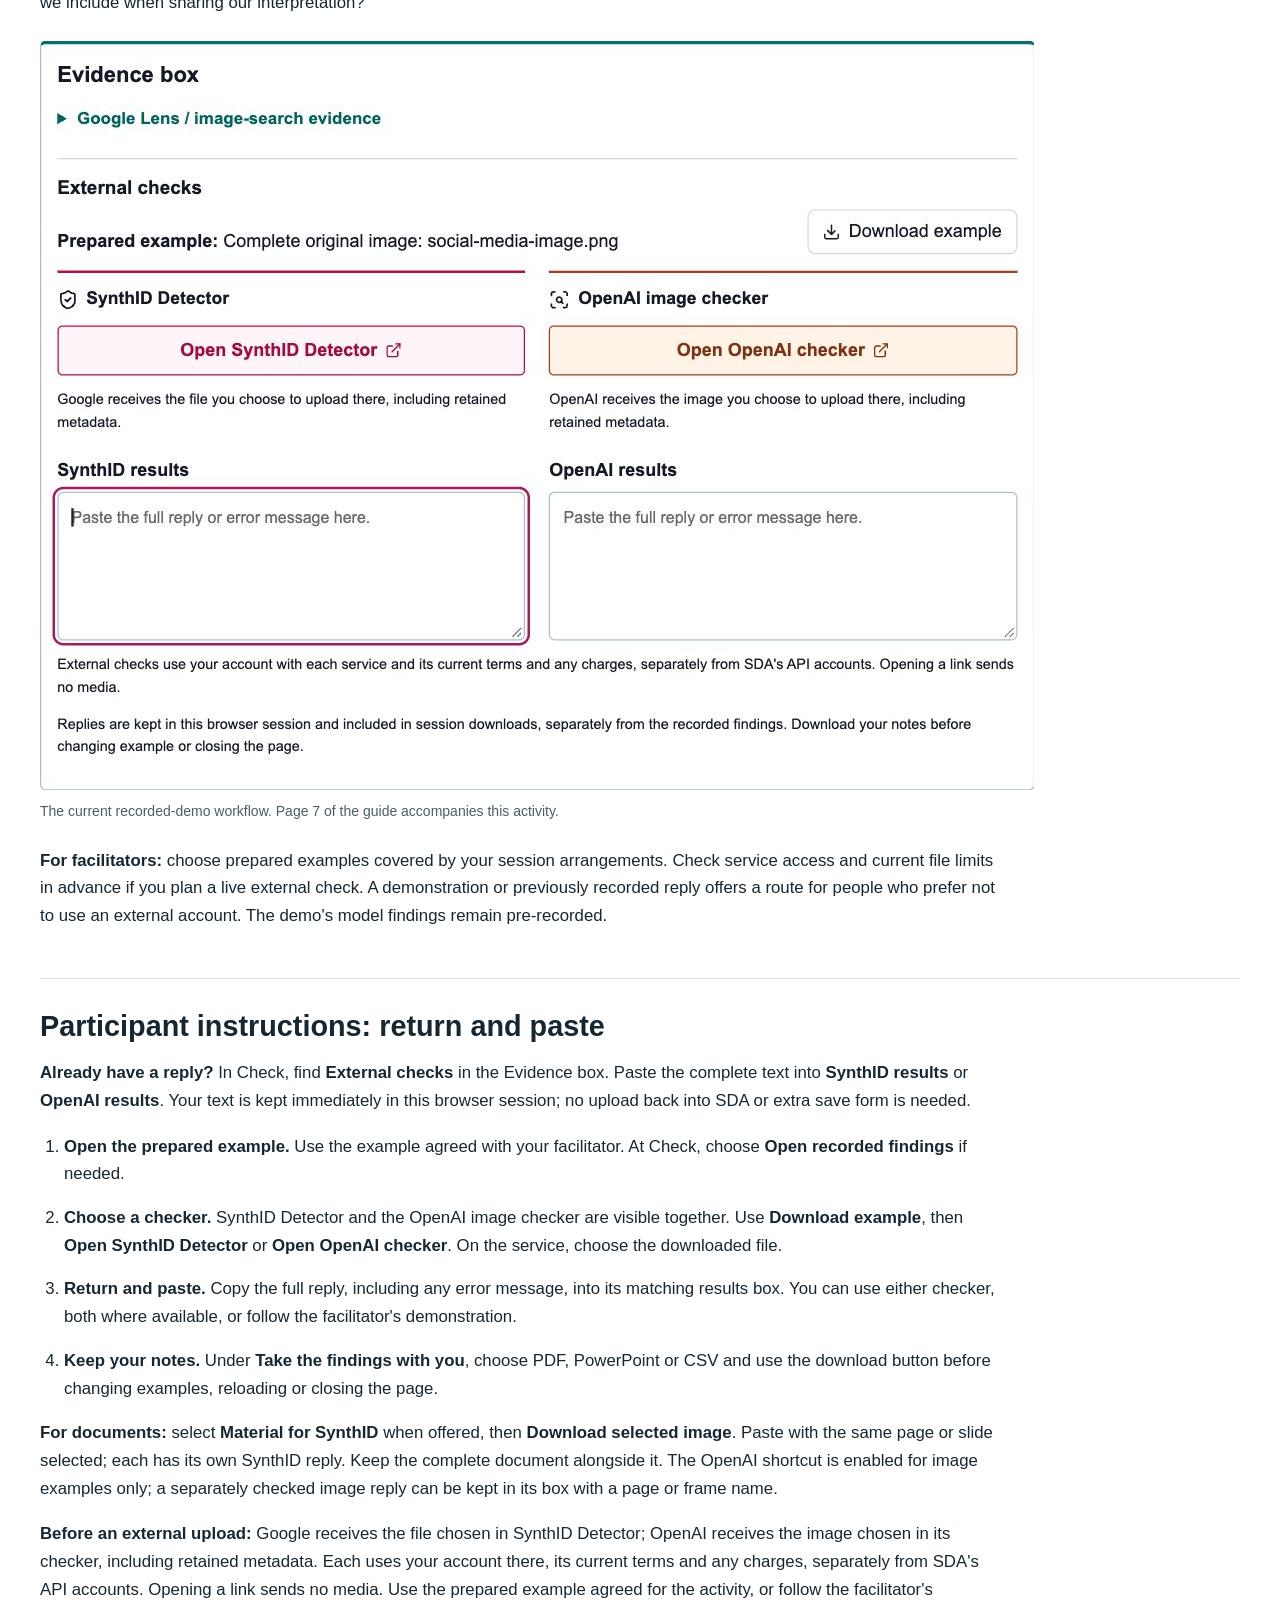
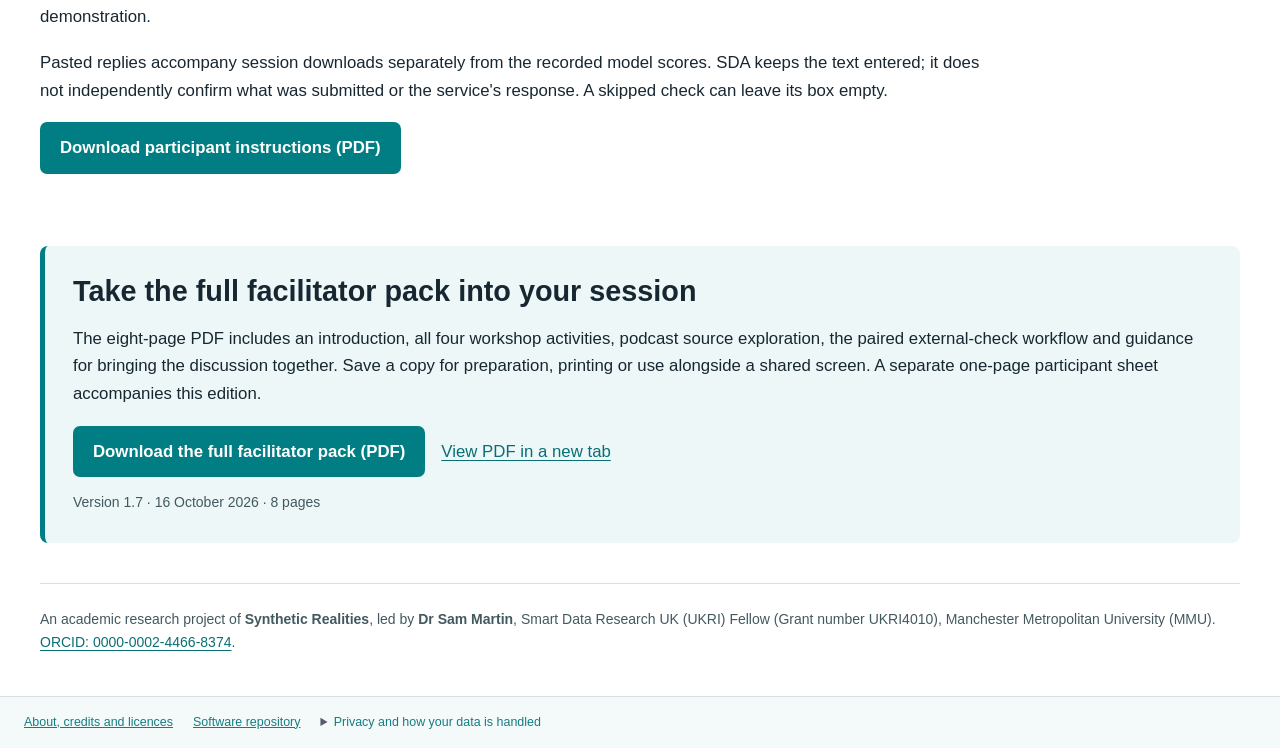
<file: site/facilitator.html>
<!doctype html>
<html lang="en" data-theme="studio"><head><meta charset="utf-8"><meta name="viewport" content="width=device-width,initial-scale=1">
<title>Facilitator guide | SDA Vision</title>
    <link rel="icon" type="image/png" href="./branding/sda-vision-favicon.png?v=20260927">
    <meta name="description" content="SDA Vision (Synthetic-media Discourse Analysis). An illustrated field guide for group discussions about AI-generated and traditional media. Preview Notice, Discuss, Check and Reflect, then download the eight-page Version 1.7 review PDF and one-page participant instructions.">
    <meta name="author" content="Dr Sam Martin, Synthetic Realities, Manchester Metropolitan University">
    <link rel="canonical" href="https://sdavision.io/#facilitator">
    <link rel="sitemap" type="application/xml" href="https://synthetic-realities.github.io/sda-vision-demo/sitemap.xml">
    <meta property="og:type" content="website">
    <meta property="og:site_name" content="Synthetic Realities — SDA Vision">
    <meta property="og:locale" content="en_GB">
    <meta property="og:title" content="Facilitator guide | SDA Vision">
    <meta property="og:description" content="SDA Vision (Synthetic-media Discourse Analysis). An illustrated field guide for group discussions about AI-generated and traditional media. Preview Notice, Discuss, Check and Reflect, then download the eight-page Version 1.7 review PDF and one-page participant instructions.">
    <meta property="og:url" content="https://sdavision.io/#facilitator">
    <meta property="og:image" content="https://synthetic-realities.github.io/sda-vision-demo/guides/SDA_Vision_Facilitator_Guide_v1.7-review-cover.png">
    <meta property="og:image:alt" content="Cover of the SDA Vision Facilitator field guide, version 1.7 review.">
    <meta name="twitter:card" content="summary_large_image">
    <meta name="twitter:title" content="Facilitator guide | SDA Vision">
    <meta name="twitter:description" content="SDA Vision (Synthetic-media Discourse Analysis). An illustrated field guide for group discussions about AI-generated and traditional media. Preview Notice, Discuss, Check and Reflect, then download the eight-page Version 1.7 review PDF and one-page participant instructions.">
    <meta name="twitter:image" content="https://synthetic-realities.github.io/sda-vision-demo/guides/SDA_Vision_Facilitator_Guide_v1.7-review-cover.png">
    <meta name="twitter:image:alt" content="Cover of the SDA Vision Facilitator field guide, version 1.7 review.">
  <script type="module" crossorigin src="./assets/main-B_c01LaD.js"></script>
  <link rel="stylesheet" crossorigin href="./assets/main-CDQ1ho0i.css">
</head><body><div id="root"><nav aria-label="App view"><a href="./#community">Community Workshop</a> · <a href="./facilitator.html">Facilitator guide</a> · <a href="./#game">Game</a> · <a href="./#developer">Developer</a></nav><main class="facilitator-guide">
<section class="hero" aria-labelledby="guide-title"><div class="guide-brand-row"><img class="sda-brand-logo" src="branding/sda-vision-logo.png" alt="SDA Vision" width="2172" height="724"><h1 id="guide-title" class="guide-brand-title">Facilitator field guide</h1></div>
<div class="guide-intro"><p class="guide-invitation">Explore and make sense of AI-generated and traditional media together.</p>
<p class="lead">An illustrated companion to SDA Vision (Synthetic-media Discourse Analysis) for people leading thoughtful conversations about how AI-generated and traditional media are made, what the evidence shows and what to do next.</p>
<p>For community facilitators, trainers, educators and researchers running workshops, conference sessions or online discussions. Use the guide alongside SDA Vision’s <strong>Community Workshop</strong>, adapting the questions to your group.</p></div>
<div class="actions"><a class="button" href="#activities">Preview all four activities</a><a href="#participant-checks">Participant instructions</a><a href="#full-pack">Get the full pack</a></div>
<figure><img class="cover" src="guides/SDA_Vision_Facilitator_Guide_v1.7-cover.png" alt="Cover of the SDA Vision Facilitator field guide, version 1.7" width="1132" height="1600"></figure></section>
<div class="steps" aria-label="The four workshop activities"><span>1 · Notice</span><span>2 · Discuss</span><span>3 · Check</span><span>4 · Reflect</span></div>
<section class="how" aria-labelledby="use-title"><h2 id="use-title">How to use the guide</h2>
<ol><li><strong>Before your session:</strong> read through the eight pages and choose a prepared example. The opening community table scene is a practice example for learning the four steps. Its source information is revealed at Check.</li>
<li><strong>With your group:</strong> move through Notice, Discuss, Check and Reflect at your own pace. Invite first impressions, compare explanations, then explore the recorded findings and their coverage.</li>
<li><strong>At the end:</strong> choose a practical next step together. Download any session notes you want to keep before changing examples or closing the demo.</li></ol>
<p>The guide combines screenshots, colourful discussion prompts and facilitation notes. The public website provides prepared media and saved results, so the group can concentrate on interpreting the evidence. Prepared examples are selected for workshop discussion. Their source credits and recorded findings support the group’s interpretation.</p></section>
<section class="previews" id="activities" aria-labelledby="activities-title"><h2 id="activities-title">A look inside the pack</h2><p>These are all four activity pages from the version 1.7 guide. Open a preview to see it at full size.</p>
<div class="preview-grid">
<article class="activity"><p class="eyebrow">Workshop Activity 1</p><h3>Notice</h3><p>Make room for first impressions. Give people time to look or listen, choose a response and explain what caught their attention.</p><figure><a href="guides/workshop-activity-1-notice-v1.7.png" target="_blank" rel="noopener noreferrer"><img src="guides/workshop-activity-1-notice-v1.7.png" alt="Workshop Activity 1: Notice. The page shows the workshop illustration, first-impression choices and three questions for the group." width="1132" height="1600" loading="lazy"><span class="sr-only">Open Activity 1 preview in a new tab</span></a><figcaption>Page 2 · Did different details catch people’s attention?</figcaption></figure></article>
<article class="activity"><p class="eyebrow">Workshop Activity 2</p><h3>Discuss</h3><p>Explore the reasons behind a view. Invite people to point to details and compare explanations before opening the findings.</p><figure><a href="guides/workshop-activity-2-discuss-v1.7.png" target="_blank" rel="noopener noreferrer"><img src="guides/workshop-activity-2-discuss-v1.7.png" alt="Workshop Activity 2: Discuss. The page shows discussion cues, a sample note and three questions for the group." width="1132" height="1600" loading="lazy"><span class="sr-only">Open Activity 2 preview in a new tab</span></a><figcaption>Page 3 · Can the same detail have more than one explanation?</figcaption></figure></article>
<article class="activity"><p class="eyebrow">Workshop Activity 3</p><h3>Check</h3><p>Connect each finding to its evidence and the part of the media it covers.</p><figure><a href="guides/workshop-activity-3-check-v1.7.png" target="_blank" rel="noopener noreferrer"><img src="guides/workshop-activity-3-check-v1.7.png" alt="Workshop Activity 3: Check. Questions for the group, guidance and an example screenshot." width="1132" height="1600" loading="lazy"><span class="sr-only">Open Activity 3 preview in a new tab</span></a><figcaption>Page 4 · Connect each finding to its evidence and the part of the media it covers.</figcaption></figure></article>
<article class="activity"><p class="eyebrow">Workshop Activity 4</p><h3>Reflect</h3><p>Compare first impressions with later views and choose a practical next step.</p><figure><a href="guides/workshop-activity-4-reflect-v1.7.png" target="_blank" rel="noopener noreferrer"><img src="guides/workshop-activity-4-reflect-v1.7.png" alt="Workshop Activity 4: Reflect. Questions for the group, guidance and an example screenshot." width="1132" height="1600" loading="lazy"><span class="sr-only">Open Activity 4 preview in a new tab</span></a><figcaption>Page 5 · Compare first impressions with later views and choose a practical next step.</figcaption></figure></article>
</div></section>
<section class="activity podcast-preview" aria-labelledby="podcast-guide-title"><h2 id="podcast-guide-title">Podcast activity: follow the source</h2><p>Explore how a podcast was made, what research it draws on and how faithfully it represents that source. Record first impressions before following clues in the cover image. At Check, use the Google text-search link, compare a statement with the paper and open the source reveal when ready.</p><p><strong>Final workshop verdict: Mix of human and AI.</strong> Dr Sam Martin selected human-authored research and adapted it into a podcast with NotebookLM. Source searching and comparison with the paper add context to the recorded transcript ratings and separate audio description, supporting a fuller Human–AI reflection. The guide includes the activity and this source-informed conclusion.</p><figure><a href="guides/workshop-podcast-source-v1.7.png" target="_blank" rel="noopener noreferrer"><img class="cover" src="guides/workshop-podcast-source-v1.7.png" alt="Podcast source-tracing activity and facilitator source reveal" width="1132" height="1600" loading="lazy"></a><figcaption>Page 6 · Follow the source and compare the podcast with the paper.</figcaption></figure><p><a href="https://doi.org/10.1016/j.vaccine.2021.10.031" target="_blank" rel="noopener noreferrer">Read the source paper in Vaccine</a></p></section>
<section class="checker-activity" aria-labelledby="watermark-guide-title"><h2 id="watermark-guide-title">External checks: compare the replies</h2><p>Open the recorded findings at Check. SynthID Detector and the OpenAI image checker now sit together in the Evidence box, each with a visible paste-results box. On narrow screens they stack. The dedicated Detector replaces the former Gemini chat shortcut in this recorded demo.</p><p>Invite the group to ask: Which file or part does the reply cover? What does it add to the source and model findings? What would we include when sharing our interpretation?</p><figure><a href="guides/checkers-side-by-side-v1.7.jpg" target="_blank" rel="noopener noreferrer"><img src="guides/checkers-side-by-side-v1.7.jpg" alt="The recorded demo's side-by-side SynthID Detector and OpenAI image checker, each with a labelled results box" width="994" height="749" loading="lazy"></a><figcaption>The current recorded-demo workflow. Page 7 of the guide accompanies this activity.</figcaption></figure><p><strong>For facilitators:</strong> choose prepared examples covered by your session arrangements. Check service access and current file limits in advance if you plan a live external check. A demonstration or previously recorded reply offers a route for people who prefer not to use an external account. The demo's model findings remain pre-recorded.</p></section>
<section class="participant-steps" id="participant-checks" aria-labelledby="participant-checks-title">
<h2 id="participant-checks-title">Participant instructions: return and paste</h2>
<p><strong>Already have a reply?</strong> In Check, find <strong>External checks</strong> in the Evidence box. Paste the complete text into <strong>SynthID results</strong> or <strong>OpenAI results</strong>. Your text is kept immediately in this browser session; no upload back into SDA or extra save form is needed.</p>
<ol>
<li><strong>Open the prepared example.</strong> Use the example agreed with your facilitator. At Check, choose <strong>Open recorded findings</strong> if needed.</li>
<li><strong>Choose a checker.</strong> SynthID Detector and the OpenAI image checker are visible together. Use <strong>Download example</strong>, then <strong>Open SynthID Detector</strong> or <strong>Open OpenAI checker</strong>. On the service, choose the downloaded file.</li>
<li><strong>Return and paste.</strong> Copy the full reply, including any error message, into its matching results box. You can use either checker, both where available, or follow the facilitator's demonstration.</li>
<li><strong>Keep your notes.</strong> Under <strong>Take the findings with you</strong>, choose PDF, PowerPoint or CSV and use the download button before changing examples, reloading or closing the page.</li>
</ol>
<p><strong>For documents:</strong> select <strong>Material for SynthID</strong> when offered, then <strong>Download selected image</strong>. Paste with the same page or slide selected; each has its own SynthID reply. Keep the complete document alongside it. The OpenAI shortcut is enabled for image examples only; a separately checked image reply can be kept in its box with a page or frame name.</p>
<p><strong>Before an external upload:</strong> Google receives the file chosen in SynthID Detector; OpenAI receives the image chosen in its checker, including retained metadata. Each uses your account there, its current terms and any charges, separately from SDA's API accounts. Opening a link sends no media. Use the prepared example agreed for the activity, or follow the facilitator's demonstration.</p>
<p>Pasted replies accompany session downloads separately from the recorded model scores. SDA keeps the text entered; it does not independently confirm what was submitted or the service's response. A skipped check can leave its box empty.</p>
<p><a class="button" href="guides/SDA_Vision_Participant_Checks_v1.7.pdf" download>Download participant instructions (PDF)</a></p>
</section>
<section class="download" id="full-pack" aria-labelledby="pack-title"><h2 id="pack-title">Take the full facilitator pack into your session</h2><p>The eight-page PDF includes an introduction, all four workshop activities, podcast source exploration, the paired external-check workflow and guidance for bringing the discussion together. Save a copy for preparation, printing or use alongside a shared screen. A separate one-page participant sheet accompanies this edition.</p><div class="actions"><a class="button" href="guides/SDA_Vision_Facilitator_Guide_v1.7.pdf" download>Download the full facilitator pack (PDF)</a><a href="guides/SDA_Vision_Facilitator_Guide_v1.7.pdf" target="_blank" rel="noopener noreferrer">View PDF in a new tab</a></div><small>Version 1.7 · 16 October 2026 · 8 pages</small></section>

<div class="guide-credit"><p>An academic research project of <strong>Synthetic Realities</strong>, led by <strong>Dr Sam Martin</strong>, Smart Data Research UK (UKRI) Fellow (Grant number UKRI4010), Manchester Metropolitan University (MMU). <a href="https://orcid.org/0000-0002-4466-8374" target="_blank" rel="noopener noreferrer">ORCID: 0000-0002-4466-8374</a>.</p></div>
</main></div></body></html>
</file>
<file: site/assets/main-CDQ1ho0i.css>
.facilitator-guide{box-sizing:border-box;width:100%;margin:0;padding:8px 40px 24px;color:#172732;background:#fff;font:1.05rem/1.65 Arial,sans-serif}.facilitator-guide *{box-sizing:border-box}.facilitator-guide a{color:#086f75;text-underline-offset:3px}.facilitator-guide a:focus-visible{outline:3px solid #d50075;outline-offset:5px}.facilitator-guide .eyebrow{color:#b50063;text-transform:uppercase;font-weight:700;font-size:.8rem;letter-spacing:.08em}.facilitator-guide .hero{display:grid;grid-template-columns:minmax(0,1fr) 300px;grid-template-areas:"brand brand" "intro cover" "actions actions";gap:22px 32px;align-items:stretch;padding:0 0 26px}.facilitator-guide .guide-brand-row{grid-area:brand}.facilitator-guide .guide-intro{grid-area:intro;min-width:0}.facilitator-guide .guide-intro p:last-child{margin-bottom:0}.facilitator-guide .hero>.actions{grid-area:actions}.facilitator-guide .hero>figure{grid-area:cover;position:relative;margin:0;min-width:0}.facilitator-guide .hero .cover{position:absolute;right:0;height:100%;width:auto;max-width:100%;object-fit:contain;object-position:right top}.facilitator-guide h1{font-size:clamp(2.25rem,5vw,3.6rem);line-height:1.07;letter-spacing:-.025em;margin:12px 0 22px;max-width:720px}.facilitator-guide h2{font-size:1.8rem;line-height:1.2;margin:0 0 16px}.facilitator-guide h3{font-size:1.5rem;line-height:1.2;margin:6px 0 12px}.facilitator-guide p{margin:0 0 18px}.facilitator-guide .lead{font-size:1.3rem;line-height:1.5}.facilitator-guide .cover{width:100%;height:auto;box-shadow:0 5px 24px #14373d1a;border:1px solid #dbe6e7}.facilitator-guide .button{display:inline-flex;align-items:center;justify-content:center;background:#007e83;color:#fff;padding:12px 20px;border-radius:7px;text-decoration:none;font-weight:700;min-height:48px}.facilitator-guide .button:hover{background:#00646a}.facilitator-guide .actions{display:flex;gap:16px;align-items:center;flex-wrap:wrap}.facilitator-guide .steps{display:grid;grid-template-columns:repeat(4,1fr);gap:12px;padding:10px 0 36px}.facilitator-guide .steps span{padding:12px 16px;border-radius:6px;font-weight:700}.facilitator-guide .steps span:nth-child(1){background:#ffe36b}.facilitator-guide .steps span:nth-child(2){background:#bcebed}.facilitator-guide .steps span:nth-child(3){background:#ccebc9}.facilitator-guide .steps span:nth-child(4){background:#ffd6bb}.facilitator-guide .how{padding:30px 0;border-top:1px solid #dce5e6}.facilitator-guide .how ol{padding-left:24px;display:grid;gap:12px}.facilitator-guide .previews{padding:30px 0}.facilitator-guide .preview-grid{display:grid;grid-template-columns:repeat(2,minmax(0,1fr));gap:28px;margin-top:24px}.facilitator-guide .activity{padding:22px;background:#fff;border:1px solid #d5e2e3;border-radius:12px}.facilitator-guide .activity:first-child{border-top:6px solid #edcc45}.facilitator-guide .activity:last-child{border-top:6px solid #36bcc3}.facilitator-guide .activity figure{margin:18px 0 0}.facilitator-guide .activity img{display:block;width:100%;height:auto;border:1px solid #dce5e6}.facilitator-guide .activity figcaption{font-size:.875rem;margin-top:10px;color:#4a6067}.facilitator-guide .podcast-preview{width:calc((100% - 28px)/2);margin:0 auto 30px;border-top:6px solid #ed116f}.facilitator-guide .podcast-preview h2{font-size:1.5rem}.facilitator-guide .podcast-preview figure{margin-bottom:18px}.facilitator-guide .podcast-preview .cover{box-shadow:none}.facilitator-guide .download{background:#eef7f7;border-left:5px solid #007e83;padding:28px;border-radius:8px;margin:24px 0 40px}.facilitator-guide .download small{display:block;margin-top:14px;color:#425960}.facilitator-guide .guide-credit{border-top:1px solid #d5e2e3;padding-top:24px;font-size:.875rem;color:#425960}.facilitator-guide .checker-activity,.facilitator-guide .participant-steps{padding:30px 0;border-top:1px solid #d5e2e3}.facilitator-guide .checker-activity figure{margin:24px 0;max-width:994px}.facilitator-guide .checker-activity img{display:block;width:100%;height:auto}.facilitator-guide .checker-activity figcaption{font-size:.875rem;margin-top:10px;color:#4a6067}.facilitator-guide .participant-steps ol{padding-left:24px;display:grid;gap:16px}.facilitator-guide .participant-steps p,.facilitator-guide .participant-steps ol,.facilitator-guide .checker-activity p{max-width:960px}.facilitator-guide .participant-steps a{overflow-wrap:anywhere}@media(max-width:650px){.facilitator-guide{padding:8px 20px 20px}.facilitator-guide .hero{grid-template-columns:1fr;grid-template-areas:"brand" "intro" "cover" "actions";gap:20px;padding:0 0 16px}.facilitator-guide .hero>figure{display:block;max-width:300px;width:100%;justify-self:center}.facilitator-guide .hero .cover{position:static;display:block;height:auto;width:100%}.facilitator-guide .lead{font-size:1.2rem}.facilitator-guide .steps{grid-template-columns:repeat(2,1fr);gap:8px;padding-bottom:26px}.facilitator-guide .preview-grid{grid-template-columns:1fr;gap:22px}.facilitator-guide .activity{padding:16px}.facilitator-guide .podcast-preview{width:100%}.facilitator-guide .download{padding:22px}.facilitator-guide h2{font-size:1.6rem}}.facilitator-guide .guide-brand-title{color:#ed116f;font-family:Arial Black,Arial,sans-serif;font-weight:900;font-size:clamp(1.9rem,3.5vw,2.8rem);line-height:1.15;letter-spacing:0;margin:4px 0 18px}.facilitator-guide .guide-invitation{font-size:1.65rem;font-weight:750;line-height:1.25;margin-bottom:20px}.facilitator-guide .guide-brand-row{display:flex;align-items:center;gap:24px;margin-bottom:0}.facilitator-guide .guide-brand-row .sda-brand-logo{width:220px;flex:none}.facilitator-guide .guide-brand-row .guide-brand-title{margin:0;font-size:clamp(1.5rem,2.5vw,2rem)}@media(max-width:650px){.facilitator-guide .hero{grid-template-columns:1fr}.facilitator-guide .guide-brand-row{gap:15px}.facilitator-guide .guide-brand-row .sda-brand-logo{width:150px}.facilitator-guide .guide-brand-row .guide-brand-title{font-size:1.25rem}}.harbour-page{max-width:1440px;margin:0 auto;padding:28px 32px 48px;color:#192b35}.harbour-page *{box-sizing:border-box}.harbour-page [hidden]{display:none!important}.harbour-page a{color:#166e78;text-decoration:underline;text-underline-offset:3px}.harbour-page :is(a,button,input):focus-visible{outline:3px solid #b50063;outline-offset:4px}.harbour-page p{line-height:1.6}.harbour-heading{display:flex;align-items:center;gap:30px;flex-wrap:wrap;margin-bottom:22px}.harbour-heading img{width:240px;max-width:100%;height:auto}.harbour-heading h1{font-size:clamp(1.7rem,3vw,2.6rem);line-height:1.1;margin:5px 0}.harbour-kicker{margin:0 0 10px;font-size:.8rem;text-transform:uppercase;letter-spacing:.09em;font-weight:750;color:#b50063}.harbour-modes{display:flex;flex-wrap:wrap;gap:8px;margin:0 0 26px;padding:0 0 14px;border:0;border-bottom:1px solid #dce5e6;min-width:0}.harbour-modes label{display:flex;align-items:center;gap:8px;padding:10px 22px;border:1px solid #cddadd;border-radius:999px;cursor:pointer;font-weight:700;position:relative}.harbour-modes label.selected{border-color:#b50063;color:#b50063;background:#fff0f7}.harbour-modes input{position:absolute;width:1px;height:1px;opacity:0}.harbour-modes label:has(input:focus-visible){outline:3px solid #b50063;outline-offset:3px}.harbour-hero{display:grid;grid-template-columns:minmax(0,1fr) minmax(0,1.1fr);align-items:center;gap:34px;background:#f3f9f8;padding:32px;border-radius:20px;border:1px solid #dae8e4}.harbour-hero.is-playing{display:block;padding:22px 28px}.harbour-hero.is-playing .harbour-lead{max-width:70ch}.harbour-page h2{font-size:clamp(1.6rem,3vw,2.35rem);line-height:1.2;margin:0 0 18px;letter-spacing:-.025em}.harbour-page h3{font-size:1.12rem;margin:0 0 12px}.harbour-lead{font-size:1.16rem}.harbour-island{display:block;width:100%;height:auto;border-radius:14px}.harbour-actions{display:flex;align-items:center;flex-wrap:wrap;gap:18px 24px;margin:22px 0 6px}.harbour-actions a,.harbour-player-toolbar a,.harbour-text-button{display:inline-flex;align-items:center;gap:8px;font-weight:700}.harbour-actions svg{flex-shrink:0}.harbour-page .harbour-button{background:#18757e;color:#fff;border:2px solid #18757e;text-decoration:none;border-radius:8px;padding:12px 20px;min-height:48px;display:inline-flex;gap:9px;align-items:center;font-weight:700;cursor:pointer}.harbour-page .harbour-button:hover{background:#115b63}.harbour-play-area{scroll-margin-top:16px}.harbour-player{border:1px solid #ccdfe1;border-radius:14px;overflow:hidden;margin:24px 0;background:#f7faf9}.harbour-player-toolbar{display:flex;flex-wrap:wrap;align-items:center;gap:14px 24px;padding:14px 18px}.harbour-player-toolbar strong{margin-right:auto}.harbour-text-button{cursor:pointer;border:1px solid #cddadd;background:#fff;color:#166e78;border-radius:6px;padding:8px 12px}.harbour-frame{display:block;width:100%;height:min(780px,85vh);min-height:540px;border:0;background:#b8dedc}.harbour-loading{background:#ed116f;color:#fff;padding:14px 18px;margin:0;font-weight:700}.harbour-player-note{font-size:.9rem;margin:0;padding:14px 18px}.harbour-steps{display:grid;grid-template-columns:repeat(4,minmax(0,1fr));list-style:none;padding:0;gap:14px;margin:28px 0}.harbour-steps li{padding:20px;border-radius:10px;background:#fff3bb}.harbour-steps li:nth-child(2){background:#d5f1f2}.harbour-steps li:nth-child(3){background:#def0d9}.harbour-steps li:nth-child(4){background:#ffe2cf}.harbour-steps span{font-weight:750}.harbour-steps p{margin:10px 0 0;font-size:.94rem}.harbour-context{margin:34px 0;width:100%}.harbour-context h2,.harbour-resources h2{font-size:1.45rem}.harbour-gallery{display:grid;grid-template-columns:repeat(2,minmax(0,1fr));gap:24px;margin:26px 0}.harbour-preview{margin:0;border:1px solid #dce5e6;padding:12px;border-radius:12px;background:#fff}.harbour-preview img{display:block;width:100%;height:auto;border-radius:6px}.harbour-preview figcaption{margin:12px 4px 2px;font-size:.92rem;font-weight:600}.harbour-dev-intro{margin:0 0 28px}.harbour-dev-intro p{max-width:none}.harbour-dev-grid{display:grid;grid-template-columns:repeat(3,minmax(0,1fr));gap:24px;margin:28px 0}.harbour-dev-grid article{border:1px solid #dce5e6;border-radius:10px;padding:24px;min-width:0}.harbour-page pre{white-space:pre-wrap;overflow-wrap:anywhere;padding:14px;border:1px solid #dce5e6;border-radius:6px;background:#f1f6f6;color:#192b35}.harbour-small{font-size:.88rem;color:#485d65}.harbour-resources{border-top:1px solid #dce5e6;margin-top:36px;padding-top:28px}.harbour-resources details{margin-top:22px}.harbour-resources summary{cursor:pointer;font-weight:700;color:#166e78;padding:8px 0}@media(max-width:900px){.harbour-hero,.harbour-dev-grid{grid-template-columns:1fr}.harbour-steps{grid-template-columns:repeat(2,minmax(0,1fr))}}@media(max-width:600px){.harbour-page{padding:22px 16px 32px}.harbour-heading{gap:12px}.harbour-heading img{width:190px}.harbour-hero{padding:22px}.harbour-gallery{grid-template-columns:1fr}.harbour-steps{gap:10px}.harbour-steps li{padding:14px}.harbour-frame{height:78vh;min-height:520px}.harbour-actions{align-items:flex-start;flex-direction:column}.harbour-player-toolbar strong{flex-basis:100%}}.harbour-arcade{display:grid;grid-template-columns:minmax(0,1fr) minmax(0,1fr);gap:28px;align-items:center;margin:32px 0}.harbour-arcade h2{font-size:1.45rem}.harbour-arcade li{line-height:1.6;margin-bottom:8px}@media(max-width:900px){.harbour-arcade{grid-template-columns:1fr}}.audio-preview{position:relative;width:100%;min-width:0;padding:12px;color:#16383b;background:#f3f7f8;border-radius:6px}.audio-preview-artwork{display:grid;place-items:center;min-height:100px}.audio-preview-artwork img{display:block;width:100%;height:auto;object-fit:contain}.audio-preview-controls{position:relative;z-index:1;display:flex;flex-wrap:wrap;align-items:center;justify-content:center;gap:8px 14px;width:fit-content;max-width:100%;margin:12px auto 0;padding:8px 12px;background:#fff;border:1px solid #b8cdcf;border-radius:12px;box-shadow:0 2px 8px #16383b14}.audio-preview-badge{display:flex;align-items:center;gap:8px;color:#116d73;font-size:14px;font-weight:700}.audio-preview-controls audio{display:block;width:300px;max-width:100%;height:42px}@media(max-width:520px){.audio-preview{padding:8px}.audio-preview-controls{width:100%;padding:8px;gap:4px}}.external-check{border-top:1px solid var(--line, #cbd5da);margin-top:1.5rem;padding-top:1rem;min-width:0}.external-check h3{display:flex;align-items:center;gap:.5rem}.external-check-actions{display:flex;flex-wrap:wrap;align-items:end;gap:1rem 1.5rem}.external-check-actions>div{flex:1 1 17rem;min-width:0}.external-check label{display:block;font-weight:600;margin:.7rem 0 .3rem}.external-check select,.external-check input:not([type=checkbox]),.external-check textarea{box-sizing:border-box;width:100%;max-width:100%;font:inherit;padding:.6rem;border:1px solid #8a9ca8;border-radius:5px;color:inherit;background:var(--panel, #fff)}.external-check-actions button{margin-top:.7rem}.external-check button,.external-check-link{display:inline-flex;align-items:center;justify-content:center;gap:.5rem;min-height:44px;white-space:normal}.external-check-link{padding:.65rem 1rem;border:2px solid #bd0057;border-radius:5px;color:#a9004c;font-weight:700;background:#fff5f9;text-decoration:none}.external-check-link:hover{background:#fbe0ec}.external-check-small{font-size:.9rem;line-height:1.55}.external-check details{margin:.8rem 0}.external-check summary{cursor:pointer;font-weight:700;padding:.65rem 0;overflow-wrap:anywhere}.external-check-editor{padding:.5rem 1rem 1rem;background:var(--panel, #f5f9fa);border:1px solid #b5c9ce;border-radius:6px}.external-check-fields{display:grid;grid-template-columns:repeat(auto-fit,minmax(min(100%,17rem),1fr));gap:0 1rem}.external-check-file{margin:1rem 0;padding:.8rem;border-left:3px solid #167c82;overflow-wrap:anywhere}.external-check code{white-space:normal;overflow-wrap:anywhere;font-size:.8rem}.external-check label.external-check-attest{display:flex;gap:.65rem;align-items:start;font-weight:400}.external-check-attest input{flex:0 0 auto;margin-top:.2rem;width:1.15rem;height:1.15rem}.external-check-message{border-left:3px solid #ed116f;padding:.75rem;background:#fff2f7;color:#192b36}.external-check-records dl>div{display:grid;grid-template-columns:minmax(8rem,1fr) minmax(0,3fr);gap:.8rem;border-top:1px solid #d6e0e4;padding:.5rem 0}.external-check-records dt{font-weight:600}.external-check-records dd{margin:0;white-space:pre-wrap;overflow-wrap:anywhere}.other-checking-tools{margin:1rem 0}.other-checking-tools>summary{font-weight:700;cursor:pointer;padding:.6rem 0}.demo-external-checks{min-width:0;border-top:1px solid var(--line, #cbd5da);margin-top:1rem;padding-top:1rem}.demo-external-checks h3{margin:0 0 1rem}.demo-checker-material{display:flex;flex-wrap:wrap;gap:.75rem 1.5rem;align-items:end;margin-bottom:1rem}.demo-checker-material>div{flex:1 1 15rem;min-width:0}.demo-checker-material p{margin:0}.demo-checker-material button{display:inline-flex;align-items:center;gap:.5rem;min-height:44px;white-space:normal}.demo-checker-pair{display:grid;grid-template-columns:repeat(auto-fit,minmax(min(100%,17rem),1fr));gap:1.5rem}.demo-checker-column{min-width:0;display:flex;flex-direction:column;border-top:3px solid #bd0057;padding-top:.8rem}.demo-checker-column h4{display:flex;align-items:center;gap:.5rem;font-size:1.1rem;margin:0 0 .8rem}.demo-checker-column h4 svg{flex:0 0 auto}.demo-checker-column .external-check-link{box-sizing:border-box;width:100%;text-align:center;min-height:50px}.demo-checker-openai{border-color:#a94a12}.demo-checker-openai .external-check-link{border-color:#a94a12;color:#85390b;background:#fff4e9}.demo-checker-openai .external-check-link:hover{background:#ffe7d2}.demo-checker-paste{margin-top:auto}.demo-external-checks label{display:block;font-weight:600;margin:.5rem 0}.demo-external-checks select,.demo-external-checks textarea{box-sizing:border-box;width:100%;min-width:0;max-width:100%;font:inherit;padding:.6rem;border:1px solid #8a9ca8;border-radius:5px;color:inherit;background:var(--panel, #fff)}.demo-external-checks textarea{min-height:150px;resize:vertical}@media(max-width:550px){.external-check-records dl>div{grid-template-columns:1fr;gap:.25rem}.external-check-actions>div{flex-basis:100%}.external-check-link{box-sizing:border-box;width:100%}}:root{color-scheme:dark;--bg: #0c1018;--panel: #141b27;--panel-2: #1b2433;--line: #27303f;--text: #e7edf5;--muted: #8d9bb0;--accent: #4f8cff;--good: #2fbf71;--warn: #f0a830;--danger: #ef5b5b;--partial: #d98324;--pending: #7c89a0;--on-accent: #ffffff;--pop: #4f8cff;--graph-bg: #0c1018;--graph-label: #aeb9cc;--graph-lit: #ffffff;--graph-pin: #ffd166;--radius: 12px}:root[data-theme=light]{color-scheme:light;--bg: #f2f4f8;--panel: #ffffff;--panel-2: #eaeef5;--line: #d3dae5;--text: #1c2433;--muted: #556275;--accent: #2f66d0;--good: #177a45;--warn: #8a5a00;--danger: #c23434;--partial: #96530f;--pending: #5d6b82;--on-accent: #ffffff;--pop: #2f66d0;--graph-bg: #ffffff;--graph-label: #47556b;--graph-lit: #1c2433;--graph-pin: #a8730a}:root[data-theme=console]{color-scheme:light;--bg: #f6f1e6;--panel: #ffffff;--panel-2: #f0f2ee;--line: #d9dede;--text: #252a2b;--muted: #596467;--accent: #0a7575;--good: #3e7a16;--warn: #8f6400;--danger: #c13f14;--partial: #9c5605;--pending: #5d6b78;--on-accent: #ffffff;--pop: #c0177b;--graph-bg: #ffffff;--graph-label: #4e5a5d;--graph-lit: #252a2b;--graph-pin: #8f6400}:root[data-theme=console] .topbar{background:linear-gradient(135deg,#17b7b7,#0da3a3);border-bottom-color:#0a7575}:root[data-theme=console] .topbar h1,:root[data-theme=console] .topbar p,:root[data-theme=console] .ver{color:#053238}:root[data-theme=console] .topbar p{opacity:.85}:root[data-theme=console] .logo{background:linear-gradient(135deg,#0a7575,#c0177b)}:root[data-theme=pulse]{color-scheme:dark;--bg: #0c1a1e;--panel: #122429;--panel-2: #193138;--line: #28464e;--text: #f3eedf;--muted: #9fb4af;--accent: #1fcfcf;--good: #82c341;--warn: #f7c51e;--danger: #ff7a4d;--partial: #e8963c;--pending: #82a0a8;--on-accent: #06282c;--pop: #ff5cae;--graph-bg: #0c1a1e;--graph-label: #a9beb9;--graph-lit: #f3eedf;--graph-pin: #f7c51e}:root[data-theme=pulse] .topbar{border-bottom:2px solid var(--pop)}:root[data-theme=pulse] .logo{background:linear-gradient(135deg,#f52fa0,#17b7b7)}:root[data-theme=pulse] .ver{color:var(--pop)}:root[data-theme=ppie]{color-scheme:light;--bg: #efece6;--panel: #ffffff;--panel-2: #f5f2ec;--line: #d8d3cb;--text: #2b2d42;--muted: #6b6b6b;--accent: #1a6b69;--good: #3e7a16;--warn: #8f6400;--danger: #c42b0e;--partial: #a64b00;--pending: #66716f;--on-accent: #ffffff;--pop: #c42b0e;--graph-bg: #ffffff;--graph-label: #4e5a58;--graph-lit: #2b2d42;--graph-pin: #8f6400}:root[data-theme=ppie] body,:root[data-theme=ppie] button,:root[data-theme=ppie] select,:root[data-theme=ppie] textarea{font-family:Arial,Helvetica Neue,sans-serif}:root[data-theme=ppie] h1,:root[data-theme=ppie] h2,:root[data-theme=ppie] h3{font-family:Arial Black,Arial Bold,Arial,sans-serif;letter-spacing:.01em}:root[data-theme=ppie] .mono{font-family:Courier New,ui-monospace,monospace}:root[data-theme=ppie] .topbar{border-bottom:3px solid transparent;border-image:linear-gradient(90deg,#e63312 0 25%,#ff751f 0 50%,#2aafab 0 75%,#7dd857 0) 1}:root[data-theme=ppie] .logo{background:linear-gradient(135deg,#1a6b69,#e63312)}:root[data-theme=ppie] .ver{color:var(--pop)}:root[data-textsize=large]{font-size:18.8px}:root[data-textsize=large] body{font-size:20px}:root[data-textsize=workshop]{font-size:21.6px}:root[data-textsize=workshop] body{font-size:23px;line-height:1.6}*{box-sizing:border-box}body{margin:0;font-family:-apple-system,BlinkMacSystemFont,Segoe UI,Roboto,sans-serif;font-size:17px;background:var(--bg);color:var(--text);line-height:1.55}h1,h2,h3{margin:0}button{font-family:inherit}.muted{color:var(--muted)}.small{font-size:.82rem}.mono{font-family:ui-monospace,SF Mono,Menlo,monospace;font-size:.82rem}.topbar{display:flex;justify-content:space-between;align-items:center;gap:1rem;padding:1rem 1.5rem;border-bottom:1px solid var(--line);background:var(--panel);flex-wrap:wrap}.brand{display:flex;gap:.9rem;align-items:center}.logo{width:44px;height:44px;border-radius:10px;display:grid;place-items:center;background:linear-gradient(135deg,var(--accent),#8a5bff);font-weight:700;color:#fff}.topbar h1{font-size:1.25rem}.ver{color:var(--accent);font-size:.9rem}.dev-badge{margin-left:.5rem;font-size:.62rem;font-weight:700;letter-spacing:.08em;background:var(--warn);color:var(--bg);padding:.1rem .4rem;border-radius:5px;vertical-align:middle}.dev-badge.demo-badge{background:var(--accent);color:var(--on-accent)}.showcase-banner{margin:0;padding:.7rem 1.5rem;font-size:.85rem;line-height:1.5;background:linear-gradient(90deg,#4f8cff29,#4f8cff0f);border-bottom:1px solid var(--line);color:var(--text)}.showcase-banner strong{color:var(--accent)}.view-toggle{margin-top:.4rem;font-size:.72rem;background:var(--panel-2);border:1px solid var(--line);color:var(--muted);padding:.25rem .55rem;border-radius:7px;cursor:pointer}.view-toggle:hover{border-color:var(--accent);color:var(--text)}.theme-btn{flex:none;font-size:.72rem;background:var(--panel-2);border:1px solid var(--line);color:var(--muted);padding:.3rem .65rem;border-radius:999px;cursor:pointer}.theme-btn:hover{border-color:var(--accent);color:var(--text)}.theme-select{flex:none;font-size:.72rem;background:var(--panel-2);border:1px solid var(--line);color:var(--muted);padding:.28rem .5rem;border-radius:999px;cursor:pointer;font-family:inherit}.theme-select:hover{border-color:var(--accent);color:var(--text)}.topbar p{margin:.15rem 0 0;color:var(--muted);font-size:.82rem;max-width:48ch}.chips{display:flex;gap:.4rem;flex-wrap:wrap}.chip{font-size:.72rem;padding:.25rem .6rem;border-radius:999px;border:1px solid var(--line);background:var(--panel-2);color:var(--muted);display:inline-flex;gap:.35rem;align-items:center}.chip:before{content:"";width:7px;height:7px;border-radius:50%;background:var(--pending)}.chip.ready:before{background:var(--good)}.chip.unconfigured:before,.chip.missing:before{background:var(--danger)}.chip.pending:before{background:var(--warn)}.chip.disabled:before{background:var(--pending)}.layout{display:grid;grid-template-columns:360px 1fr;gap:1.25rem;padding:1.25rem 1.5rem;align-items:start}@media(max-width:900px){.layout{grid-template-columns:1fr}}.layout>*{min-width:0}.panel{background:var(--panel);border:1px solid var(--line);border-radius:var(--radius);padding:1.1rem}.left-col{display:grid;gap:1.25rem;align-content:start;min-width:0}.left-col>*{min-width:0}.results-panel{min-width:0}.evidence-cols>*,.graph-wrap>*,.batch-rows,.batch-item,.batch-detail{min-width:0}.batch-queue-summary{cursor:pointer;font-size:.95rem;overflow-wrap:anywhere}.batch-queue-summary:focus-visible{outline:2px solid var(--accent);outline-offset:5px}.batch-queue-content{margin-top:.8rem;min-width:0}.queue-actions{display:flex;gap:.4rem;flex-wrap:wrap;align-items:center}.small-btn{font-size:.72rem;padding:.3rem .5rem}.qrun{font-size:.6rem;font-weight:700;letter-spacing:.05em;text-transform:uppercase;color:var(--good);border:1px solid var(--good);border-radius:5px;padding:.05rem .3rem;flex:none}.qrow.run{opacity:.55}.batch-next{margin:.6rem 0 0;font-size:.8rem;color:var(--accent)}.batch-next code{color:var(--text)}.queue-list{list-style:none;margin:.7rem 0;padding:0;display:grid;grid-template-columns:minmax(0,1fr);gap:.35rem;max-height:300px;overflow-y:auto;overflow-x:hidden}.qrow{display:flex;align-items:center;gap:.5rem;padding:.3rem;border:1px solid var(--line);border-radius:8px;background:var(--panel-2)}.qrow.on{border-color:var(--accent)}.qrow.disabled{opacity:.45}.qthumb{width:38px;height:38px;border-radius:6px;object-fit:cover;flex:none;background:var(--bg)}.qthumb.qtype{display:grid;place-items:center;font-size:.6rem;font-weight:700;color:var(--muted);border:1px solid var(--line)}.qname{flex:1;min-width:0;font-size:.78rem;overflow:hidden;text-overflow:ellipsis;white-space:nowrap}.qremove{background:transparent;border:0;color:var(--muted);font-size:1.1rem;cursor:pointer;line-height:1}.qremove:hover{color:var(--danger)}.queue-foot{display:flex;justify-content:space-between;align-items:center;gap:.5rem;margin-top:.5rem}.queue-foot .primary{width:auto;margin:0}.batch-rows{display:grid;grid-template-columns:minmax(0,1fr);gap:.5rem}.batch-item{border:1px solid var(--line);border-radius:10px;overflow:hidden}.batch-item-head{width:100%;display:flex;align-items:center;gap:.6rem;padding:.5rem .6rem;background:var(--panel-2);border:0;color:var(--text);cursor:pointer;text-align:left}.batch-item-head:hover{background:var(--line)}.batch-meta{white-space:nowrap}.batch-caret{color:var(--muted)}.batch-detail{padding:.4rem;background:var(--panel)}.batch-detail .results-panel{border:0;padding:.4rem}.graph-toggle{display:flex;align-items:center;gap:.4rem;font-size:.75rem;color:var(--muted);margin-bottom:.6rem;cursor:pointer}.mode-toggle{display:flex;gap:.4rem;background:var(--panel-2);padding:.25rem;border-radius:10px}.mode{flex:1;padding:.5rem;border:0;border-radius:8px;background:transparent;color:var(--muted);font-weight:600;cursor:pointer}.mode.active{background:var(--accent);color:var(--on-accent)}.dropzone{display:grid;place-items:center;min-height:180px;margin-top:.9rem;border:1.5px dashed var(--line);border-radius:10px;cursor:pointer;background:var(--panel-2);overflow:hidden;transition:border-color .15s}.dropzone.drag{border-color:var(--accent)}.dropzone.demo{cursor:default;border-style:solid}.drop-empty{text-align:center;color:var(--muted);display:grid;gap:.25rem;padding:1rem}.drop-empty strong{color:var(--text)}.preview{width:100%;max-height:280px;object-fit:contain}.preview-audio{width:100%;margin:1rem 0}.preview-stack{display:flex;flex-direction:column;gap:.4rem;align-items:center;width:100%}.preview-stack .preview{max-height:200px}.preview-stack .preview-audio{margin:.2rem 0}.preview-stack small{word-break:break-all;text-align:center}.preview-doc{display:grid;place-items:center;gap:.25rem;padding:2rem 1rem;text-align:center;color:var(--muted)}.preview-doc strong{font-size:1.6rem;color:var(--accent);letter-spacing:.05em}.preview-doc small{word-break:break-all}.preview-name{overflow-wrap:anywhere}.field{display:grid;gap:.35rem;margin-top:.9rem;font-size:.85rem}textarea{width:100%;background:var(--panel-2);border:1px solid var(--line);border-radius:8px;color:var(--text);padding:.6rem;resize:vertical;font-family:inherit}.primary{width:100%;margin-top:.9rem;padding:.7rem;border:0;border-radius:9px;background:var(--accent);color:var(--on-accent);font-weight:700;cursor:pointer;font-size:.95rem}.primary:disabled{opacity:.45;cursor:not-allowed}.ghost{background:transparent;border:1px solid var(--line);color:var(--text);padding:.5rem .9rem;border-radius:8px;cursor:pointer}.examples{margin-top:.8rem;display:grid;gap:.4rem}.example-buttons{display:flex;flex-direction:column;gap:.3rem}.example-btn{text-align:left;background:var(--panel-2);border:1px solid var(--line);color:var(--text);padding:.4rem .6rem;border-radius:7px;cursor:pointer;font-size:.8rem;overflow-wrap:anywhere}.example-btn:hover{border-color:var(--accent)}.example-row{display:flex;gap:.3rem;align-items:stretch}.example-row .example-btn{flex:1;min-width:0}.example-dl{display:grid;place-items:center;width:2rem;flex:none;background:var(--panel-2);border:1px solid var(--line);color:var(--muted);border-radius:7px;text-decoration:none;font-size:.85rem}a.example-dl:hover{border-color:var(--accent);color:var(--text)}.example-dl.off{opacity:.45;cursor:help}.corpus{margin-top:.9rem;font-size:.85rem}.corpus summary{cursor:pointer;color:var(--accent)}.corpus-browser{margin-top:.6rem;max-height:260px;overflow:auto;display:grid;gap:.3rem}.corpus-label{font-weight:600;color:var(--muted);margin-top:.4rem;font-size:.75rem;text-transform:uppercase;letter-spacing:.04em}.corpus-file{padding:.3rem .5rem;border-radius:6px;cursor:pointer;color:var(--text);border:0;background:transparent;text-align:left;width:100%;overflow-wrap:anywhere}.corpus-file:hover{background:var(--panel-2)}.consensus{border-radius:10px;padding:1rem;margin-bottom:1rem;border:1px solid var(--line);background:var(--panel-2)}.consensus.empty{text-align:center}.consensus-head{display:flex;align-items:center;gap:1rem;flex-wrap:wrap}.gauge{width:64px;height:64px;border-radius:50%;display:grid;place-items:center;font-weight:700;flex:none}.gauge span{width:50px;height:50px;border-radius:50%;background:var(--panel-2);display:grid;place-items:center}.consensus h2{font-size:1.15rem}.consensus .expl{margin:.5rem 0 0;color:var(--muted);font-size:.85rem}.consensus .disclaimer{margin:.6rem 0 0;font-size:.75rem;color:var(--muted);font-style:italic}.badge{padding:.15rem .5rem;border-radius:6px;font-size:.72rem;font-weight:600}.badge.high{background:#2fbf712e;color:var(--good)}.badge.medium{background:#f0a8302e;color:var(--warn)}.badge.low{background:#7c89a033;color:var(--muted)}.doc-info{background:var(--panel-2);border:1px solid var(--line);border-radius:8px;padding:.6rem .8rem;margin-bottom:.8rem;font-size:.82rem}.doc-info ul{margin:.4rem 0 0;padding-left:1.1rem;color:var(--muted)}.deep-pass{display:flex;align-items:center;gap:.6rem;margin-top:.55rem;flex-wrap:wrap}.deep-pass .small{max-width:34rem}.frame-chip .frame-dl{display:block;margin-top:.3rem;font-size:.62rem;line-height:1.25;padding:.2rem .4rem;background:none;border:1px solid var(--line);border-radius:6px;color:var(--muted);cursor:pointer;max-width:9.5rem;white-space:normal}.frame-chip .frame-dl:hover{color:var(--text);border-color:var(--accent)}.so-steps{background:var(--panel-2);border:1px solid var(--line);border-radius:8px;padding:.6rem .9rem;margin:.5rem 0 .7rem;font-size:.8rem}.so-steps-head{margin:0 0 .35rem}.so-steps ol{margin:.2rem 0 .4rem;padding-left:1.2rem}.so-steps li{margin-bottom:.3rem;color:var(--muted)}.so-steps li strong{color:var(--text)}.so-steps-note{margin:.3rem 0 0;color:var(--muted);font-style:italic}.so-verify{font-size:.78rem;color:var(--muted);margin:.45rem 0 .2rem}.so-verify a{color:var(--accent)}.so-btn:disabled{opacity:.45;cursor:not-allowed}.so-col{display:flex;flex-direction:column;gap:.4rem;flex:1;min-width:260px}.so-col .so-btn{flex:1;min-width:0}.so-col .so-verify{margin:0}.frame-strip{display:flex;gap:.5rem;flex-wrap:wrap;margin-bottom:1rem}.frame-chip{display:grid;gap:.1rem;place-items:center;min-width:64px;padding:.4rem .6rem;border-radius:8px;border:1px solid var(--line);background:var(--panel-2)}.frame-chip .frame-label{font-size:.7rem;color:var(--muted)}.frame-chip .frame-rating{font-weight:700;font-size:1.05rem}.frame-chip.synthetic_likely{border-color:var(--danger)}.frame-chip.synthetic_likely .frame-rating{color:var(--danger)}.frame-chip.partially_synthetic{border-color:var(--partial)}.frame-chip.partially_synthetic .frame-rating{color:var(--partial)}.frame-chip.authentic_likely{border-color:var(--good)}.frame-chip.authentic_likely .frame-rating{color:var(--good)}.table-wrap{overflow-x:auto;border:1px solid var(--line);border-radius:10px}table.report{width:100%;border-collapse:collapse;font-size:.85rem}.report th{text-align:left;padding:.6rem .7rem;background:var(--panel-2);color:var(--muted);font-weight:600;white-space:nowrap}.report td{padding:.6rem .7rem;border-top:1px solid var(--line);vertical-align:top}.report tr.placeholder-row td{text-align:center;color:var(--muted);padding:1.5rem}.prov-name{font-weight:600}.prov-model{color:var(--muted);font-size:.72rem}.pill{padding:.12rem .5rem;border-radius:999px;font-size:.72rem;font-weight:600;white-space:nowrap}.pill.ok{background:#2fbf7129;color:var(--good)}.pill.error,.pill.timeout{background:#ef5b5b29;color:var(--danger)}.pill.unconfigured{background:#7c89a02e;color:var(--muted)}.pill.pending{background:#f0a83029;color:var(--warn)}.pill.disabled{background:#7c89a029;color:var(--pending)}.verdict{font-weight:600}.verdict.synthetic_likely{color:var(--danger)}.verdict.partially_synthetic{color:var(--partial)}.verdict.authentic_likely{color:var(--good)}.verdict.inconclusive,.verdict.not_applicable{color:var(--muted)}.bar{position:relative;width:120px;height:16px;border-radius:8px;background:var(--line);overflow:hidden}.bar>i{position:absolute;inset:0 auto 0 0;border-radius:8px}.bar small{position:absolute;right:6px;top:0;font-size:.7rem;line-height:16px;color:var(--text)}:root[data-theme=light] .bar small,:root[data-theme=console] .bar small,:root[data-theme=ppie] .bar small{color:#10151d;text-shadow:0 0 3px rgba(255,255,255,.8),0 0 1px rgba(255,255,255,.9)}:root[data-theme=pulse] .bar small{text-shadow:0 0 3px rgba(6,26,30,.9),0 0 1px rgba(6,26,30,1)}.evidence{color:var(--muted)}.evidence ul{margin:0;padding-left:1.1rem}.evidence li{margin:.1rem 0}.provenance-verdict-note{display:block;color:var(--muted);margin-top:.3rem}.provenance-evidence{min-width:220px;overflow-wrap:anywhere}.provenance-evidence p{margin:0 0 .65rem}.provenance-evidence dl{display:grid;grid-template-columns:minmax(85px,1fr) minmax(0,2fr);gap:.3rem .7rem;margin:0 0 .65rem}.provenance-evidence dt{font-weight:600}.provenance-evidence dd{margin:0}.evidence details summary{cursor:pointer;margin:.4rem 0}.decision-block{margin-top:1rem}.evidence-cols{display:grid;grid-template-columns:1fr 1fr;gap:1rem}@media(max-width:720px){.evidence-cols{grid-template-columns:1fr}}.evidence-col{background:var(--panel-2);border:1px solid var(--line);border-radius:10px;padding:.8rem}.evidence-col h3{font-size:.85rem;margin-bottom:.5rem}.evidence-col.supporting{border-left:3px solid var(--good)}.evidence-col.not-decisive{border-left:3px solid var(--pending)}.ev-item{padding:.4rem 0;border-top:1px solid var(--line);font-size:.82rem}.ev-item:first-of-type{border-top:0}.ev-head{display:flex;justify-content:space-between;gap:.5rem}.ev-name{font-weight:600}.ev-rating{color:var(--muted);font-size:.75rem}.ev-note{color:var(--muted);margin-top:.15rem}.ev-why{color:var(--warn);margin-top:.25rem;font-size:.78rem}.ev-empty{color:var(--muted);font-size:.8rem}.trace{margin-top:.8rem;font-size:.82rem}.trace summary{cursor:pointer;color:var(--accent)}.trace ol{margin:.5rem 0 0;padding-left:1.2rem;color:var(--muted)}.trace li{margin:.2rem 0}.trace code{color:var(--text)}.second-opinion{margin-top:1rem;display:grid;gap:.5rem}.so-buttons{display:flex;gap:.6rem;flex-wrap:wrap}.so-btn{display:grid;gap:.2rem;flex:1;min-width:200px;padding:.6rem .8rem;border:1px solid var(--line);border-radius:9px;background:var(--panel-2);color:var(--text);cursor:pointer;text-align:left}.so-btn:hover{border-color:var(--accent)}.so-btn strong{font-size:.88rem}.so-btn small{color:var(--muted);font-size:.72rem}.so-shared{color:var(--muted);font-size:.75rem}.so-prompt-backup{min-width:0;margin:12px 0}.so-prompt-heading{display:flex;flex-wrap:wrap;align-items:center;justify-content:space-between;gap:8px 12px;margin-bottom:8px}.so-prompt-heading label{font-weight:700}.so-prompt-heading button{display:inline-flex;align-items:center;gap:7px;min-height:44px}.so-prompt-backup textarea{display:block;width:100%;min-height:144px;resize:vertical;padding:12px;border:1px solid var(--line);border-radius:6px;background:var(--panel-2);color:var(--text);font:inherit;font-size:14px;line-height:1.5}.so-prompt-note{margin-top:.4rem;font-size:.75rem;color:var(--muted)}.so-attest{display:flex;align-items:center;gap:.5rem;flex-wrap:wrap}.so-attest select{background:var(--panel-2);border:1px solid var(--line);color:var(--text);border-radius:6px;padding:.25rem .4rem;font:inherit;font-size:.75rem}.so-attest select:focus{border-color:var(--accent);outline:none}.so-attest small{font-size:.72rem}.annotation-lane{margin-top:1rem}.annotation-lane h3{font-size:.95rem;margin-bottom:.3rem}.al-run{display:flex;gap:.8rem;align-items:center;flex-wrap:wrap;margin:.4rem 0}.al-notes{margin:.3rem 0 .3rem 1.1rem}.al-pointer{border:1px solid var(--line);border-radius:8px;padding:.6rem;margin-top:.6rem}.al-pointer p{margin:.3rem 0;font-size:.82rem}.al-check{margin-top:.4rem;border-top:1px dashed var(--line);padding-top:.4rem;font-size:.8rem}.al-check-form{display:grid;gap:.4rem}.al-check-fields{display:flex;gap:.5rem;flex-wrap:wrap}.al-check-fields select,.al-check-fields input{background:var(--panel-2);border:1px solid var(--line);color:var(--text);border-radius:6px;padding:.3rem .4rem;font:inherit;font-size:.78rem}.al-check textarea{width:100%;resize:vertical;background:var(--panel-2);border:1px solid var(--line);color:var(--text);border-radius:8px;padding:.45rem;font:inherit;font-size:.8rem}.al-check-actions{display:flex;gap:.6rem}.toast{margin-top:.4rem;font-size:.78rem;color:var(--good)}.so-pastes{display:grid;gap:.6rem;margin-top:.3rem}.so-paste{display:grid;gap:.3rem;margin-top:.3rem}.so-note{margin-bottom:.5rem}.so-note strong{display:block;font-size:.78rem;color:var(--accent);margin-bottom:.15rem}.so-read{font-size:.78rem;font-weight:600;color:var(--text);margin-bottom:.2rem}.so-score{display:block;font-size:.74rem;margin-top:.15rem}.so-score strong{color:var(--accent)}.so-paste>span{font-size:.8rem;color:var(--muted)}.so-paste textarea{width:100%;resize:vertical;background:var(--panel-2);border:1px solid var(--line);color:var(--text);border-radius:8px;padding:.55rem;font:inherit;font-size:.82rem}.so-paste textarea:focus{border-color:var(--accent);outline:none}.so-paste small{font-size:.72rem}.extras{margin-top:1rem;display:grid;gap:1rem}.extra-block h3{font-size:.9rem;margin-bottom:.3rem}.tags{display:flex;gap:.4rem;flex-wrap:wrap}.tag{background:var(--panel-2);border:1px solid var(--line);padding:.2rem .55rem;border-radius:999px;font-size:.78rem}.citation{background:var(--panel-2);border:1px solid var(--line);border-radius:10px;padding:.8rem}.citation .cite-text{font-size:.8rem;color:var(--text)}.extra-actions{display:flex;gap:.6rem;flex-wrap:wrap}.diffusion-wrap{padding:0 1.5rem 1.25rem}.diffusion-panel{display:grid;gap:.8rem}.diffusion-head h2{font-size:1.1rem}.diffusion-controls{display:flex;gap:1rem;align-items:flex-end;flex-wrap:wrap}.diffusion-controls label{display:grid;gap:.25rem;font-size:.78rem;color:var(--muted)}.diffusion-controls select,.diffusion-controls input[type=range]{background:var(--panel-2);border:1px solid var(--line);color:var(--text);border-radius:7px;padding:.35rem}.diffusion-controls .primary,.diffusion-controls .ghost{width:auto;margin:0}.graph-wrap{display:grid;grid-template-columns:1fr 220px;gap:.8rem}@media(max-width:800px){.graph-wrap{grid-template-columns:1fr}}.graph-svg{width:100%;height:520px;background:var(--graph-bg);border:1px solid var(--line);border-radius:10px;touch-action:none}.graph-info{background:var(--panel-2);border:1px solid var(--line);border-radius:10px;padding:.8rem;font-size:.82rem;align-self:start;overflow-wrap:anywhere;word-break:break-word}.graph-info strong{display:block;margin-bottom:.3rem;word-break:break-all;overflow-wrap:anywhere}.graph-controls{display:grid;gap:.4rem;margin-bottom:.6rem;padding-bottom:.5rem;border-bottom:1px solid var(--line)}.graph-controls select{background:var(--panel);border:1px solid var(--line);color:var(--text);border-radius:6px;padding:.2rem;margin-left:.4rem;font-size:.75rem}.graph-toggle.colour-by{display:grid;gap:.25rem;align-items:stretch}.graph-toggle.colour-by>span{white-space:nowrap}.graph-toggle.colour-by select{margin-left:0;width:100%;min-width:0}.graph-story{background:var(--panel-2);border:1px solid var(--line);border-left:3px solid var(--accent);border-radius:10px;padding:.9rem 1rem}.graph-story h3{font-size:.85rem;margin-bottom:.4rem}.graph-story p{margin:0;font-size:.9rem;line-height:1.6}.graph-story-head{display:flex;justify-content:space-between;align-items:center;gap:.6rem;flex-wrap:wrap;margin-bottom:.5rem}.story-tiers{display:flex;gap:.3rem;flex-wrap:wrap}.story-tiers .tier{background:var(--panel);border:1px solid var(--line);color:var(--muted);border-radius:999px;padding:.2rem .7rem;font-size:.74rem;cursor:pointer}.story-tiers .tier.active{background:var(--accent);border-color:var(--accent);color:var(--on-accent)}.pin-tag{display:inline-block;margin-bottom:.4rem;font-size:.7rem;color:var(--warn)}.graph-thumb{width:100%;max-height:150px;object-fit:contain;border-radius:8px;border:1px solid var(--line);background:var(--bg);margin-bottom:.5rem}.graph-info dl{display:grid;gap:.2rem;margin:.5rem 0 0}.graph-info dl>div{display:flex;justify-content:space-between;gap:.5rem}.graph-info dt{color:var(--muted)}.graph-legend{margin-top:.8rem;display:grid;gap:.3rem;color:var(--muted);font-size:.72rem;border-top:1px solid var(--line);padding-top:.5rem}.legend-swatches{display:grid;gap:.25rem;margin-bottom:.2rem}.legend-item{display:flex;align-items:center;gap:.4rem;color:var(--text)}.legend-item>i{width:11px;height:11px;border-radius:50%;flex:none;border:1px solid rgba(0,0,0,.3)}.foot{padding:1rem 1.5rem;color:var(--muted);font-size:.78rem;border-top:1px solid var(--line)}.foot a{color:var(--accent);cursor:pointer}.privacy{max-width:70ch}.media-tabs{display:flex;gap:.25rem;margin-top:.7rem;border-bottom:1px solid var(--line)}.media-tabs [role=tab]{min-height:44px;border:0;border-bottom:3px solid transparent;border-radius:0;padding:.5rem .8rem;background:transparent;color:var(--muted);font-weight:600;letter-spacing:0}.media-tabs [aria-selected=true]{color:var(--accent);border-bottom-color:var(--accent)}.media-tabs [role=tab]:focus-visible{outline:2px solid var(--accent);outline-offset:-2px}.media-tab-panel[hidden]{display:none!important}.media-notes{margin-top:.5rem;color:var(--muted)}.soundtrack-section{margin:.5rem 0 1rem;padding:0;overflow-wrap:anywhere}.soundtrack-section h3{margin-top:0}.audio-table-wrap{border-radius:8px}.audio-table{min-width:600px;table-layout:fixed}.audio-table th:nth-child(1){width:22%}.audio-table th:nth-child(2){width:16%}.audio-table th:nth-child(3){width:25%}.audio-details,.audio-actions,.audio-observation{margin-top:.8rem;padding-top:.7rem;border-top:1px solid var(--line)}.soundtrack-section summary{cursor:pointer;font-size:.85rem;font-weight:600}.soundtrack-section h4{margin:1rem 0 .5rem}.audio-track{padding:.5rem 0}.audio-track p{margin:.25rem 0}.audio-selection{display:flex;gap:1rem;flex-wrap:wrap;margin:.5rem 0}.audio-selection label{display:grid;gap:.3rem}.audio-selection input,.audio-selection select{width:9rem;max-width:100%}.audio-consent{display:flex;align-items:flex-start;gap:.6rem;margin:.75rem 0;font-size:.9rem}.audio-consent input{flex:0 0 auto;width:1rem;height:1rem;margin-top:.2rem}.audio-observation{margin:.75rem 0}.batch-queue .queue-actions>label{min-width:0;max-width:100%}.batch-queue select{max-width:100%;min-width:0}.session-downloads .extra-actions{flex-wrap:wrap}.public-demo-note,.topbar .public-demo-note{width:100%;max-width:none;margin:0;color:var(--muted);font-size:.8rem;line-height:1.45}.topbar>.public-demo-note{flex-basis:100%}.footer-links{display:flex;flex-wrap:wrap;align-items:baseline;gap:.65rem 1.25rem}.footer-links .privacy{flex:1 1 250px;margin:0}.footer-links .privacy[open]{flex-basis:100%}.footer-links .privacy>summary{margin:0;padding:0}.example-loading{position:sticky;top:0;z-index:20;display:flex;align-items:center;gap:12px;margin:0;padding:14px 24px;background:#cf006d;color:#fff;border-bottom:2px solid #94004e}.example-loading span:not(.loading-spinner){display:block;font-size:.85rem}.loading-spinner{width:22px;height:22px;flex:none;border:3px solid #ffffff70;border-top-color:#fff;border-radius:50%;animation:example-spin 1s linear infinite}@keyframes example-spin{to{transform:rotate(360deg)}}@media(prefers-reduced-motion:reduce){.loading-spinner{animation:none}}.example-load-error{margin:0;padding:14px 24px;color:var(--danger);border-bottom:1px solid var(--line)}.media-play-prompt{margin:16px 0 10px}.media-play-prompt h3{margin:0 0 5px;font-size:1.1rem}.media-play-prompt p{margin:0}.developer-media-meta{display:flex;align-items:center;justify-content:space-between;gap:12px}.developer-media-meta .preview-name{min-width:0}.media-enlarge{flex:0 0 auto;padding:8px}.developer-media-dialog{width:min(1200px,94vw);max-height:94dvh;box-sizing:border-box;padding:24px;border:1px solid var(--line);border-radius:8px;background:var(--panel);color:var(--text)}.developer-media-dialog::backdrop{background:#141e23bf}.developer-media-dialog h2{margin:0 50px 18px 0;font-size:1.1rem;overflow-wrap:anywhere}.media-dialog-close{position:absolute;top:12px;right:12px}.developer-media-dialog .preview{width:100%;max-height:76dvh;object-fit:contain}.developer-media-dialog .audio-preview{width:100%}@media(max-width:600px){.developer-media-dialog{padding:18px 12px}}.batch-example-picker{margin:14px 0;padding:12px;border:1px solid var(--line);border-radius:8px;min-width:0}.batch-example-picker legend{font-weight:600;padding:0 6px}.batch-example-choices{display:grid;grid-template-columns:repeat(auto-fit,minmax(min(230px,100%),1fr));gap:6px 14px}.batch-example-choices label{display:flex;align-items:center;gap:8px;min-height:36px;cursor:pointer;overflow-wrap:anywhere}.batch-example-choices input{flex:0 0 auto;width:18px;height:18px}.batch-example-choices .already-queued{color:var(--muted)}.empty-results-action{display:flex;justify-content:center;margin-top:.9rem}.sda-brand-logo{display:block;width:320px;max-width:100%;height:auto;object-fit:contain}.sda-brand-heading{margin:0;line-height:1}.presentation-shell[data-view=developer] .sda-brand-logo{width:265px}.presentation-shell[data-view=developer] .topbar h1{align-items:center;margin:0}@media(max-width:650px){.sda-brand-logo{width:280px}}.report-cell-label{display:none}.report-cell-content{min-width:0;overflow-wrap:anywhere}.responsive-report{table-layout:fixed}.responsive-report th{white-space:normal;overflow-wrap:anywhere}.responsive-report th:last-child{width:30%}.responsive-report .bar{width:100%;max-width:120px;min-width:50px}.responsive-report .provenance-evidence{min-width:0}.responsive-report-wrap:focus-visible{outline:3px solid var(--accent);outline-offset:3px}.responsive-report summary{min-height:44px;display:list-item;padding:8px 0}@media(max-width:1500px),(pointer:coarse){.responsive-report-wrap{overflow:visible;border:0}.responsive-report,.responsive-report tbody{display:block;width:100%;min-width:0}.responsive-report thead{position:absolute;width:1px;height:1px;padding:0;margin:-1px;overflow:hidden;clip:rect(0,0,0,0);white-space:nowrap;border:0}.responsive-report tbody tr{display:block;margin:0 0 16px;padding:8px 14px;border:1px solid var(--line);border-radius:6px;background:var(--panel)}.responsive-report tbody td{display:grid;grid-template-columns:minmax(100px,28%) minmax(0,1fr);gap:8px 14px;padding:10px 0;width:auto}.responsive-report tbody td:first-child{border-top:0}.responsive-report .report-cell-label{display:block;font-weight:600;color:var(--text)}.responsive-report tbody td.evidence{display:block}.responsive-report td.evidence .report-cell-label{margin-bottom:8px}.responsive-report tbody tr.placeholder-row td{display:block}.responsive-report .pill{white-space:normal;display:inline-block}.responsive-report .prov-name{font-size:1rem}.responsive-report .provenance-evidence dl{grid-template-columns:minmax(0,1fr)}}.assessment-label{font-weight:750;color:var(--accent);text-transform:uppercase;letter-spacing:.04em}.assessment-rating{padding:.8rem;border-left:3px solid var(--accent);background:var(--panel)}.assessment-coverage,.credential-summary,.claim-context{overflow-wrap:anywhere}.credential-summary,.claim-context{border:1px solid var(--line);border-radius:.6rem;padding:1rem;margin:1rem 0}.credential-summary h3,.claim-context h3{margin-top:0}.confidence-context,.recorded-evidence{margin:1rem 0}.confidence-context summary,.recorded-evidence summary{cursor:pointer;font-weight:650}.preserve-lines,.workshop-carried-notes p{white-space:pre-wrap;overflow-wrap:anywhere}.workshop-carried-notes>div{border-left:3px solid var(--accent);padding-left:.8rem;margin:1rem 0}.workshop-feedback{overflow-anchor:none}.community-review-findings{grid-column:1 / -1;padding:1rem 0}.community-review-findings>summary{font-size:1.15rem;font-weight:700;cursor:pointer}.community-stage-heading h2{scroll-margin-top:1rem}.theme-control{display:inline-flex;align-items:center;gap:.4rem;font-size:.85rem}.selected-example{outline:2px solid var(--accent);outline-offset:1px;font-weight:700}.batch-input-context{padding:1rem;border:1px solid var(--line);border-radius:.5rem}.batch-loading{position:sticky;top:0;z-index:30}.transcript-reading{color:var(--text);background:var(--panel);white-space:normal}.provider-rating{display:flex;align-items:center;gap:.6rem;min-width:0}.provider-rating>.bar{flex:1}.provider-rating>strong{font-size:.9rem}.example-loading{position:sticky;top:0;z-index:30}:root[data-theme=studio],:root[data-presentation=developer]:is([data-theme=light],[data-theme=console],[data-theme=ppie]){color-scheme:light;--bg: #ffffff;--panel: #ffffff;--panel-2: #f0f8f8;--line: #d8e2e5;--text: #202338;--muted: #53616b;--accent: #147d82;--on-accent: #ffffff;--pop: #b50063;--good: #27713d;--warn: #865e00;--danger: #ba3e24;--partial: #945600;--pending: #5d6878;--radius: 6px;--graph-bg: #ffffff;--graph-label: #53616b;--graph-lit: #202338;--graph-pin: #865e00}:root[data-presentation=developer][data-theme=light]{--accent: #2f66b6;--panel-2: #f2f6fc}:root[data-presentation=developer][data-theme=ppie]{--accent: #196e68;--pop: #b52d18}:root[data-presentation=developer][data-theme=console]{--accent: #087878;--panel-2: #eaf8f6}.presentation-shell[data-view=developer]{--radius: 6px}.presentation-shell[data-view=developer] :is(h1,h2,h3,h4,button,select,label,.dev-badge,.corpus-label){letter-spacing:0}.presentation-shell[data-view=developer] .topbar{display:grid;grid-template-columns:auto minmax(0,1fr);padding:1.25rem 1.75rem;gap:.55rem 1.5rem;background:var(--panel);border-bottom:3px solid var(--accent);border-image:none}.presentation-shell[data-view=developer] .brand{min-width:0;align-items:flex-start;gap:1rem}.presentation-shell[data-view=developer] .brand>div{min-width:0}.presentation-shell[data-view=developer] .topbar h1{display:flex;align-items:baseline;flex-wrap:wrap;gap:8px 14px}.presentation-shell[data-view=developer] .brand-meta{display:inline-flex;align-items:center;flex:none;font-family:inherit;font-weight:500}.presentation-shell[data-view=developer] .topbar p{max-width:none;color:var(--muted);opacity:1;font-size:.86rem;margin:0}.presentation-shell[data-view=developer] .ver{color:var(--muted);font-weight:500;font-size:.8rem;white-space:nowrap}.presentation-shell[data-view=developer] .dev-badge{background:#ffdf35;color:#292734;font-size:.65rem;vertical-align:middle}.presentation-shell[data-view=developer] .chips{max-width:none;min-width:0;gap:.45rem;align-items:center;justify-content:space-between}.presentation-shell[data-view=developer] .chip{white-space:nowrap;background:var(--panel);font-size:.75rem;padding:.35rem .6rem}.presentation-shell[data-view=developer] :is(.theme-select,.theme-btn){min-height:38px;border-radius:6px;font-size:.78rem;padding:.4rem .6rem}.presentation-shell[data-view=developer] .view-toggle{min-height:36px;border:0;border-radius:0;padding:.3rem 0;background:transparent;color:var(--accent);text-decoration:underline;text-underline-offset:4px}.presentation-shell[data-view=developer] .layout{gap:1.75rem;padding:1.5rem 1.75rem;grid-template-columns:340px minmax(0,1fr)}.presentation-shell[data-view=developer] .left-col{border-right:1px solid var(--line);padding-right:1.5rem}.presentation-shell[data-view=developer] :is(.input-panel,.results-panel,.batch-queue,.diffusion-panel){padding:0;border:0;border-radius:0;background:transparent}.presentation-shell[data-view=developer] .batch-queue{border-top:3px solid var(--pop);padding-top:1.25rem}.presentation-shell[data-view=developer] .input-panel>.muted:first-child{margin-top:0}.presentation-shell[data-view=developer] .input-panel>.ghost{display:inline-flex;align-items:center;justify-content:center;gap:8px;min-height:44px;border-color:var(--accent);color:var(--accent);font-weight:600}.presentation-shell[data-view=developer] .dropzone{border-radius:6px;border-color:var(--accent);background:var(--panel-2)}.presentation-shell[data-view=developer] :is(.primary,.ghost,.mode,.mode-toggle,.example-btn,.example-dl,.table-wrap,.consensus,.so-btn,.citation,.graph-svg,.graph-info,.graph-story){border-radius:6px}.presentation-shell[data-view=developer] .primary{min-height:44px;display:inline-flex;align-items:center;justify-content:center;gap:8px}.presentation-shell[data-view=developer] .example-btn{background:var(--panel);border-color:var(--line);min-height:40px}.presentation-shell[data-view=developer] .example-btn:hover{background:var(--panel-2);border-color:var(--accent)}.presentation-shell[data-view=developer] .example-dl{background:var(--panel-2);color:var(--accent)}.presentation-shell[data-view=developer] .field>span{color:var(--text);font-weight:600}.presentation-shell[data-view=developer] textarea{background:var(--panel);border-color:var(--line);border-radius:6px}.presentation-shell[data-view=developer] :is(button,select,textarea,input,summary,a):focus-visible{outline:3px solid var(--pop);outline-offset:3px}.presentation-shell[data-view=developer] .consensus{border:0;border-left:5px solid var(--accent);padding:1.1rem 1.25rem}.presentation-shell[data-view=developer] .consensus.empty{text-align:left}.presentation-shell[data-view=developer] .report th{color:var(--text);font-weight:700;padding:.8rem .75rem}.presentation-shell[data-view=developer] .report td{padding:.85rem .75rem}.presentation-shell[data-view=developer] .prov-name{font-weight:700}.presentation-shell[data-view=developer] .evidence-col{border:0;border-top:3px solid var(--pending);border-radius:0;background:transparent;padding:.85rem 0}.presentation-shell[data-view=developer] .evidence-col.supporting{border-color:var(--good)}.presentation-shell[data-view=developer] :is(.second-opinion,.annotation-lane,.extra-block){border-top:1px solid var(--line);padding-top:1rem}.presentation-shell[data-view=developer] :is(.second-opinion,.annotation-lane,.extra-block)>h3{color:var(--pop);font-size:1rem}.presentation-shell[data-view=developer] .citation{border:0;border-left:4px solid var(--accent)}.presentation-shell[data-view=developer] .diffusion-wrap{padding:1.5rem 1.75rem;border-top:3px solid var(--accent)}.presentation-shell[data-view=developer] .diffusion-head h2{color:var(--pop);font-size:1.3rem}.presentation-shell[data-view=developer] .foot{background:var(--panel-2)}:root:is([data-theme=studio],[data-theme=light],[data-theme=console],[data-theme=ppie]) .bar small{color:#10151d;text-shadow:0 0 3px #fff,0 0 1px #fff}@media(max-width:1100px){.presentation-shell[data-view=developer] .layout{grid-template-columns:300px minmax(0,1fr);gap:1.25rem}.presentation-shell[data-view=developer] .topbar{align-items:flex-start}}@media(max-width:900px){.presentation-shell[data-view=developer] .layout{grid-template-columns:minmax(0,1fr);padding:1.25rem}.presentation-shell[data-view=developer] .left-col{border-right:0;border-bottom:1px solid var(--line);padding:0 0 1.25rem}}@media(max-width:600px){.presentation-shell[data-view=developer] .topbar{padding:1.25rem 1rem}.presentation-shell[data-view=developer] .brand{gap:.7rem}.presentation-shell[data-view=developer] :is(.theme-select,.theme-btn,.view-toggle){min-height:44px}.presentation-shell[data-view=developer] .layout,.presentation-shell[data-view=developer] .diffusion-wrap{padding:1.25rem 1rem}}.presentation-shell[data-view=developer] :is(.developer-intro,.public-demo-note,.developer-resources){grid-column:1 / -1;min-width:0}.presentation-shell[data-view=developer] .topbar .public-demo-note{font-size:.8rem}.presentation-shell[data-view=developer] .chip.recorded:before{background:var(--good);flex:none}.presentation-shell[data-view=developer] .developer-resources{padding-top:.35rem}.presentation-shell[data-view=developer] .developer-resources a{color:var(--accent);text-underline-offset:3px;overflow-wrap:anywhere}.presentation-shell[data-view=developer] .developer-citation{margin-top:.45rem;font-size:.86rem}.presentation-shell[data-view=developer] .developer-citation summary{width:fit-content;min-height:32px;cursor:pointer;color:var(--accent);font-weight:600}.presentation-shell[data-view=developer] .developer-citation p{margin:.4rem 0}@media(max-width:900px){.presentation-shell[data-view=developer] .topbar{grid-template-columns:minmax(0,1fr)}.presentation-shell[data-view=developer] .chips{justify-content:flex-start}}.presentation-shell[data-view=developer] .topbar .developer-eyebrow{color:var(--pop);font-size:.72rem;font-weight:750;letter-spacing:.08em;text-transform:uppercase;margin-bottom:.55rem}.presentation-shell[data-view=developer] .topbar .developer-lead{color:var(--text);font-size:1.15rem;font-weight:650;line-height:1.4}.presentation-shell[data-view=developer] .developer-resources>p{color:var(--text);font-size:.94rem;line-height:1.65}.presentation-shell[data-view=developer] .developer-resources>p a{font-weight:650}.presentation-shell [hidden]{display:none!important}.sr-only{position:absolute;width:1px;height:1px;padding:0;margin:-1px;overflow:hidden;clip-path:inset(50%);white-space:nowrap;border:0}.presentation-switcher{display:flex;justify-content:center;gap:8px;flex-wrap:wrap;min-inline-size:0;margin:0;padding:8px 20px;border:0;border-bottom:1px solid var(--line);background:var(--panel)}.presentation-switcher label{position:relative;display:flex;align-items:center;gap:8px;min-height:46px;padding:9px 16px;font-size:14px;line-height:1.3;font-weight:600;border:1px solid transparent;border-radius:6px;cursor:pointer;color:var(--muted)}.presentation-switcher label.selected{background:var(--panel-2);border-color:var(--accent);color:var(--accent)}.presentation-switcher input{position:absolute;opacity:0;width:1px;height:1px}.presentation-switcher label:has(input:focus-visible){outline:3px solid var(--accent);outline-offset:2px}.presentation-switcher svg{flex:none}.presentation-switcher:disabled{opacity:.7}.presentation-switcher:disabled label{cursor:wait}[data-view=developer] .research-evidence,[data-view=developer] .shared-graph{display:contents}.shared-research-results{min-width:0}.community-print{display:none}.presentation-shell .sda-wordmark{font-family:Arial Black,Arial,sans-serif!important;font-size:2.5rem;line-height:1.15;font-weight:900;color:#e6007e;letter-spacing:0;overflow-wrap:anywhere}:root[data-presentation]:not([data-presentation=developer]){color-scheme:light;--bg: #ffffff;--panel: #ffffff;--panel-2: #f1f9f9;--line: #d8dee5;--text: #16182d;--muted: #545b6d;--accent: #147d82;--on-accent: #ffffff;--pop: #b50063;--good: #28693b;--warn: #805713;--danger: #a33431;--partial: #925300;--pending: #596273;--radius: 6px;--graph-bg: #ffffff;--graph-label: #465263;--graph-lit: #222b40;--graph-pin: #81531c}:root[data-presentation]:not([data-presentation=developer]) body{background:#fff}.presentation-shell:not([data-view=developer]){color:#16182d;font-family:Arial,Helvetica,sans-serif;letter-spacing:0}.presentation-shell:not([data-view=developer]) :is(h1,h2,h3,h4,button,label,select,textarea){letter-spacing:0;font-family:inherit}.presentation-shell:not([data-view=developer]) .presentation-switcher{justify-content:center;background:#fff;padding:8px 20px}.presentation-shell:not([data-view=developer]) .presentation-switcher label.selected{background:#fff0f7;border-color:#b50063;color:#b50063}.community-layout{width:100%;margin:0;padding:0 40px;display:block}.community-layout>*,.community-workspace *{min-width:0;box-sizing:border-box}.community-workspace{font-size:18px;line-height:1.5}.community-workspace :is(button,select,textarea){font:inherit}.community-workspace :is(a,button,select,textarea,input):focus-visible{outline:3px solid #ac1466;outline-offset:3px}.community-workspace :is(button,summary,select){touch-action:manipulation}.community-workspace button{cursor:pointer}.community-workspace button:disabled{cursor:default;opacity:.5}.community-heading{display:grid;grid-template-columns:minmax(0,1fr) auto;column-gap:24px;row-gap:10px;align-items:center;padding:26px 0 18px;border-bottom:1px solid #d8dee5}.community-heading h1{margin:0 0 4px}.community-eyebrow{margin:0 0 8px;color:#147d82;font-size:15px;line-height:1.4;font-weight:700}.community-tagline{margin:0;font-size:19px;font-weight:700;color:#16182d}.community-session{display:inline-flex;align-items:center;gap:9px;font-size:17px;font-weight:700;color:#147d82;flex-shrink:0;padding:12px 0;border-bottom:4px solid #147d82}.community-filebar{display:flex;gap:20px;align-items:end;padding:16px 0;flex-wrap:wrap}.cw-button,.cw-text,.cw-icon{display:inline-flex;justify-content:center;align-items:center;gap:10px;min-height:48px;padding:10px 16px;border:1px solid #bac6c7;border-radius:6px;background:#fff;color:#222b40;font-weight:600!important;line-height:1.35!important;text-align:center}.cw-button svg,.cw-text svg,.cw-icon svg{flex-shrink:0}.cw-primary{background:#147d82;border-color:#147d82;color:#fff;min-height:54px;font-size:20px!important}.cw-button:hover:not(:disabled){border-color:#147d78;background:#f0f8f6}.cw-primary:hover:not(:disabled){background:#0d6965;color:#fff}.cw-end-session{background:#ffa247;border-color:#b75700;color:#21243a;min-height:54px;font-size:18px}.cw-end-session:hover:not(:disabled){background:#ffb469;border-color:#b75700}.cw-new-session{background:#e1e4e8;border-color:#9da5af;color:#21243a}.cw-new-session:hover:not(:disabled){background:#cfd5dc;border-color:#7e8793}.cw-text{color:#126e6a;background:transparent;border:0;padding-inline:0;text-decoration:underline;text-underline-offset:4px;text-align:left}.cw-icon{width:48px;height:48px;padding:10px;flex:none}.community-example{display:grid;gap:6px;flex:1;max-width:580px}.community-workspace .community-start-heading{margin:0;color:#000;font-size:30px;font-weight:800}.community-workspace select{background:#fff;border:1px solid #bac6c7;border-radius:6px;color:#222b40;min-height:48px;max-width:100%;width:100%;padding:10px 36px 10px 12px;text-overflow:ellipsis}.community-kind{padding:10px 0;font-size:15px;color:#586171;font-weight:600}.community-steps{display:grid;grid-template-columns:repeat(4,minmax(0,1fr));padding:10px 0 20px;gap:24px;max-width:760px;margin:0 auto}.community-steps button{position:relative;display:flex;gap:10px;align-items:center;justify-content:center;min-height:52px;padding:8px 4px;background:transparent;color:#646876;border:0;border-radius:0;font-size:16px;font-weight:700}.community-steps button:not(:last-child):after{content:"";position:absolute;height:2px;width:18px;background:#d8dee5;right:-21px}.community-steps button[aria-current=step]{color:#b50063}.step-number{background:#e7e8ed;color:#545b6d;width:36px;height:36px;flex:none;display:grid;place-items:center;border-radius:50%;font-size:18px}[aria-current=step] .step-number{background:#d50075;color:#fff}.community-steps svg{display:none}.community-activity{display:grid;grid-template-columns:minmax(0,2fr) minmax(300px,1fr);gap:16px 28px;padding:4px 0 30px}.community-workspace h2{font-size:28px;line-height:1.25;margin:0 0 20px;font-weight:800;overflow-wrap:anywhere}.community-stage-heading{grid-column:1 / -1}.community-stage-heading h2{font-size:34px;font-family:Arial Black,Arial,sans-serif;font-weight:900;margin:0}.community-stage-heading p{margin:6px 0 0;font-size:17px}.community-workspace h3{font-size:19px;line-height:1.35;margin:0 0 8px}.community-section-title{display:flex;align-items:center;justify-content:space-between;gap:16px;margin-bottom:18px}.community-section-title h2{margin-bottom:0}.community-preview{aspect-ratio:3 / 2;background:#f3f7f8;display:grid;place-items:center;overflow:hidden;border-radius:6px}.community-preview.is-empty{background:#fff}.community-preview>:is(img,video){width:100%;height:100%;min-height:0;object-fit:contain}.community-preview.is-audio{aspect-ratio:auto}.community-document{display:grid;gap:12px;justify-items:center;text-align:center;padding:24px;overflow-wrap:anywhere}.community-media-meta{display:flex;align-items:center;justify-content:space-between;gap:12px;margin-top:8px}.community-media-caption{font-size:14px;color:#545b6d;overflow-wrap:anywhere;margin:0}.community-media-prompt{font-size:16px;margin:12px 0}.community-discussion{padding-top:0}.community-discussion h2{font-size:22px;font-weight:800;margin-bottom:14px}.community-choices{margin:0 0 22px;padding:0;border:0;display:grid;gap:4px}.community-choices label{display:flex;align-items:center;gap:12px;min-height:46px;padding:8px 10px;border-radius:5px;cursor:pointer}.community-choices label:hover{background:#f6f7f7}.community-choices label.selected{background:#fff19a}.workshop-choice-tools{padding:0 10px 8px 43px}.workshop-choice-tools a{min-height:44px}.workshop-choice-tools p{margin:2px 0 8px}.community-workspace input[type=radio],.community-workspace input[type=checkbox]{width:21px;height:21px;margin:0;flex:none;accent-color:#147d78}.community-note{display:block;margin:0 0 9px;font-size:17px;font-weight:700}.community-workspace textarea{display:block;width:100%;resize:vertical;min-height:100px;padding:13px;border:1px solid #bac6c7;background:#fff;border-radius:6px;color:#222b40}.community-small{color:#586171;font-size:14px;line-height:1.55}.community-discussion>.cw-primary{width:100%;margin-top:8px}.community-discussion>.cw-text{display:flex;margin:7px auto 0;text-decoration-style:dashed}.community-prompts{padding-left:24px}.community-context{border-top:1px solid #d7dfdf;padding-top:0;margin-top:12px}.community-workspace summary{cursor:pointer;min-height:44px;padding:9px 0;color:#126e6a;font-weight:600}.community-context label{display:block;margin:8px 0;font-size:15px}.community-context p{font-size:14px;color:#586171}.community-compact-summary{grid-column:1 / -1;border-top:1px solid #d8dee5;padding-top:20px;margin-top:12px}.community-summary-heading{display:flex;flex-wrap:wrap;align-items:start;justify-content:space-between;gap:8px 18px}.community-compact-summary h2{font-size:22px;margin-bottom:0}.community-summary-heading .community-eyebrow{font-size:13px;margin-bottom:5px}.community-summary-heading .community-status{font-size:13px;padding:0;margin:0}.community-compact-summary .community-result-heading{font-size:20px;gap:10px;padding:12px 14px;margin:16px 0 12px}.community-model-agreement{font-size:16px;margin:12px 0}.community-compact-summary .community-scope{font-size:14px;margin:10px 0 16px}.community-mini-models{list-style:none;padding:0;margin:0;border-top:1px solid #d8dee5}.community-mini-models>li{display:grid;grid-template-columns:minmax(100px,1fr) minmax(0,2fr);gap:12px 20px;padding:13px 0;border-bottom:1px solid #d8dee5}.community-mini-name strong{display:block;font-size:16px;line-height:1.4}.community-mini-name>span{display:block;font-size:13px;color:#545b6d;margin-top:5px}.community-mini-reading .community-small{margin:0}.community-mini-verdict{display:flex;align-items:baseline;justify-content:space-between;gap:6px 14px;font-size:14px;font-weight:700;margin-bottom:6px}.community-mini-verdict>strong{flex:none;font-size:18px}.community-mini-verdict small{font-size:12px;color:#545b6d;font-weight:400}.community-mini-models .community-rating-track{height:12px}.community-mini-confidence{display:block;font-size:12px;color:#545b6d;margin-top:6px}.community-compact-summary .community-rating-note{font-size:13px;margin:12px 0 4px}.community-review-findings{grid-column:1 / -1;min-width:0}.community-review-findings--check{display:contents}.community-evidence-box{grid-column:1 / -1;border:1px solid #bac6c7;border-top:4px solid #147d82;border-radius:6px;padding:16px;margin-top:22px;background:#fff}.community-evidence-box>h3{font-size:22px}.community-evidence-box>details+details{border-top:1px solid #d8dee5;margin-top:6px}.community-evidence-box>details>summary{font-size:17px}.community-evidence-box .community-note{font-size:15px}.community-evidence-box textarea{width:100%;font-size:16px}.community-evidence-box p{overflow-wrap:anywhere}.community-evidence-box .community-small{font-size:14px}.community-opinion-intro{font-size:16px;margin:8px 0 16px}.community-opinion-actions{display:grid;grid-template-columns:repeat(auto-fit,minmax(min(100%,220px),1fr));gap:12px}.community-opinion-actions .cw-button{width:100%;min-height:72px;padding:12px;font-size:16px}.community-opinion-actions .community-gemini{background:#237947;border-color:#237947;color:#fff}.community-opinion-actions .community-gemini:hover:not(:disabled){background:#185f35;color:#fff}.community-opinion-actions .community-openai{background:#ffa247;border-color:#b75700;color:#21243a}.community-opinion-actions .community-openai:hover:not(:disabled){background:#ffb469;color:#21243a}.community-opinion-guidance,.community-opinion-reply,.community-note-score{font-size:14px}.community-opinion-replies{border-top:1px solid #d8dee5;margin-top:12px}.community-opinion-reply+.community-opinion-reply{border-top:1px solid #e1e6eb}.community-opinion-tools .so-paste{margin:8px 0}.community-opinion-tools .so-paste>label{font-size:14px;font-weight:600}.community-opinion-tools .so-score{display:block;margin-top:8px}.community-opinion-tools .so-prompt-backup{margin:18px 0 8px}.community-opinion-tools .so-prompt-heading label{font-size:16px}.community-opinion-tools .so-prompt-backup textarea{min-height:144px;font-size:14px}.community-frame-tools>div{display:flex;flex-wrap:wrap;gap:8px;margin-bottom:12px}.community-frame-tools .cw-button{font-size:14px}.community-facilitator{border-top:1px solid #d8dee5;padding:26px 0}.community-facilitator .community-eyebrow{color:#b50063}.community-facilitator ol{display:grid;grid-template-columns:repeat(3,minmax(0,1fr));list-style:none;counter-reset:prompts;padding:0;gap:24px}.community-facilitator li{counter-increment:prompts;position:relative;padding-left:46px}.community-facilitator li:before{content:counter(prompts);display:grid;place-items:center;position:absolute;left:0;top:0;width:34px;height:34px;border-radius:50%;background:#ffd600;color:#16182d;font-weight:700}.community-facilitator li:nth-child(2):before{background:#30c2c9}.community-facilitator li:nth-child(3):before{background:#73c64b}.community-facilitator li:nth-child(4):before{background:#ff963d}.community-facilitator li strong,.community-facilitator li span{display:block}.community-facilitator li span{font-size:16px;margin-top:8px}.community-source-note{display:flex;gap:12px;align-items:center;font-size:16px;color:#116d73;background:#e3f5f6;border-left:5px solid #147d82;padding:16px;border-radius:4px}.community-source-note svg,.community-result-heading svg{flex:none}.community-findings{border-top:1px solid #d7dfdf;padding:28px 0}.community-findings.has-report{border-top:0;padding-top:0}.community-findings.has-report>.community-provider-details{margin-top:0}.community-run{max-width:850px}.community-run>label:not(.community-consent){display:grid;gap:8px;margin-bottom:16px}.community-consent,.community-include{display:flex;gap:12px;align-items:flex-start;font-size:15px;padding:12px 0;line-height:1.6}.community-consent input,.community-include input{margin-top:3px!important}.community-status{font-size:15px;overflow-wrap:anywhere;padding:12px 0}.community-result-heading{display:flex;align-items:center;gap:14px;font-size:24px;line-height:1.35;color:#116d73;font-weight:700;border-left:5px solid #147d82;border-radius:4px;padding:18px;background:#e3f5f6;margin-bottom:12px}.community-scope{color:#586171;font-size:15px}.community-tabs{display:flex;border-bottom:1px solid #d7dfdf;gap:16px;margin:24px 0}.community-tabs button{display:inline-flex;gap:8px;align-items:center;min-height:48px;padding:10px 14px;color:#586171;background:transparent;border:0;border-bottom:3px solid transparent;border-radius:0}.community-tabs [aria-selected=true]{border-color:#147d78;color:#126e6a;font-weight:700}.community-rating-note{font-size:15px;color:#545b6d;margin:0 0 18px}.community-check-table{width:100%;border-collapse:collapse;table-layout:fixed;text-align:left;font-size:17px;line-height:1.55}.community-check-table thead th{background:#e3f5f6;color:#16182d;font-size:17px;padding:16px 20px}.community-check-table thead th:nth-child(1){width:23%}.community-check-table thead th:nth-child(2){width:25%}.community-check-table :is(td,th[scope=row]){padding:24px 20px;vertical-align:top;border-bottom:1px solid #d8dee5;overflow-wrap:anywhere}.community-check-table tbody tr:nth-child(2n){background:#f8fbfc}.community-check-provider{font-weight:400}.community-provider-name{display:block;font-size:19px;font-weight:800;line-height:1.35;margin-bottom:8px}.community-provider-kind,.community-provider-model{display:block;font-size:14px;color:#545b6d;margin:4px 0}.community-check-status{display:inline-block;font-size:14px;font-weight:700;line-height:1.4;color:#545b6d;background:#e8edf1;padding:5px 9px;border-radius:4px;margin-top:10px}.community-check-status.status-ok{color:#246536;background:#e1f3e6}.community-check-status:is(.status-error,.status-timeout){color:#9b302e;background:#ffebe9}.community-check-status.status-pending{color:#735000;background:#fff2bd}.community-check-assessment>strong{display:block;font-size:18px;line-height:1.4}.community-check-assessment .community-small{margin:12px 0 0}.community-rating{margin-top:18px}.community-rating-label{display:flex;flex-wrap:wrap;align-items:baseline;justify-content:space-between;gap:4px 8px;margin-bottom:8px;font-size:14px;color:#545b6d}.community-rating-label strong{font-size:24px;color:#16182d;line-height:1.2}.community-rating-label small{font-size:13px;color:#545b6d;font-weight:400}.community-rating-track{height:18px;width:100%;background:#dfe6eb;overflow:hidden;border-radius:4px}.community-rating-track>span{display:block;height:100%}.community-key-evidence ul{margin:0;padding-left:22px}.community-key-evidence li{padding-left:3px;margin-bottom:9px}.community-key-evidence p{margin:0 0 14px}.community-key-evidence details{margin-top:10px}.community-key-evidence summary{font-size:15px}.community-key-evidence .provenance-evidence{min-width:0}.community-key-evidence .provenance-evidence dl{font-size:15px;grid-template-columns:minmax(100px,1fr) minmax(0,1.8fr);gap:8px 16px}.community-mobile-label{display:none}.community-record{margin:20px 0;border-bottom:1px solid #d7dfdf}.community-record-grid{display:grid;grid-template-columns:repeat(2,minmax(0,1fr));margin:8px 0 24px;border-top:1px solid #d8dee5;font-size:16px;overflow-wrap:anywhere}.community-record-grid>div{border-bottom:1px solid #d8dee5;padding:16px 20px}.community-record-grid>div:nth-child(odd){border-right:1px solid #d8dee5}.community-record-grid>div:nth-child(4n+1),.community-record-grid>div:nth-child(4n+2){background:#f0f8f8}.community-record-grid dt{font-size:14px;color:#126e73;font-weight:700}.community-record-grid dd{margin:6px 0 0}.community-record-grid .community-file-hash{font:13px/1.65 ui-monospace,SF Mono,Menlo,monospace}.community-audio-facts{font-size:15px;overflow-wrap:anywhere}.community-audio-facts dt{font-weight:700}.community-audio-facts dd{margin:4px 0 16px}.community-downloads{padding:12px 0}.community-download-actions{display:flex;align-items:end;flex-wrap:wrap;gap:12px;margin:12px 0}.community-download-actions label{display:grid;gap:6px;font-size:15px}.community-download-actions select{min-height:46px;max-width:100%;background:#fff;color:#21243a;border:1px solid #9da5af;border-radius:4px;padding:8px 12px;font:inherit}.community-workspace .extra-actions{gap:10px}.community-workspace .extra-actions button{min-height:46px;padding:9px 14px}.community-layout .research-evidence{border-top:1px solid #d7dfdf;margin:20px 0}.community-layout .research-evidence>summary,.presentation-shell:not([data-view=developer]) .shared-graph>summary{cursor:pointer;font-size:18px;font-weight:700;padding:20px 0;color:#126e6a}.community-layout .research-evidence>.panel{border:0;border-radius:0;padding:12px 0 24px}.presentation-shell:not([data-view=developer]) .shared-graph{width:100%;margin:0;padding:0 40px;box-sizing:border-box}.presentation-shell:not([data-view=developer]) .diffusion-wrap{padding:0 0 28px}.presentation-shell:not([data-view=developer]) .diffusion-panel{border:0;padding:0;border-radius:0}.presentation-shell:not([data-view=developer]) .foot{background:#f4f9fa}.community-zoom{max-width:min(96vw,1400px);max-height:94dvh;width:max-content;border:1px solid #d7dfdf;border-radius:6px;padding:60px 20px 20px;background:#fff}.community-zoom::backdrop{background:#141e23bf}.community-zoom>.cw-icon{position:absolute;top:7px;right:10px}.community-zoom img,.community-zoom video{display:block;max-width:88vw;max-height:78dvh;object-fit:contain}.community-session-dialog{width:min(560px,calc(100% - 32px));max-height:90dvh;overflow:auto;padding:24px;border:1px solid #bac6c7;border-radius:6px;background:#fff;color:#222b40}.community-session-dialog::backdrop{background:#141e2399}.community-session-dialog h2{margin-top:0;font-size:24px}.community-session-dialog input{flex:none;width:21px;height:21px;accent-color:#147d78}.community-session-dialog-actions{display:flex;flex-wrap:wrap;gap:12px;justify-content:space-between}.community-session-dialog button{flex:1}.workshop-ticks{margin:24px 0 18px}.community-discussion>h2{scroll-margin-top:24px}.community-workspace :is(summary,h2[tabindex]):focus-visible{outline:3px solid #ac1466;outline-offset:3px}.workshop-ticks legend{font-size:18px;line-height:1.45;font-weight:700;margin-bottom:10px}.community-choices:disabled label{color:#586171;cursor:default}.workshop-choice-response{background:#e3f5f6;border-left:4px solid #147d82;padding:14px 16px;color:#145b60;font-size:16px;line-height:1.5;margin:16px 0}.workshop-choice-response:has(>svg){display:flex;gap:12px;align-items:flex-start}.workshop-choice-response svg{flex:none;margin-top:2px}.workshop-choice-response p{margin:8px 0 0}.workshop-choice-response small{display:block;margin-top:8px}.workshop-carried-choice{font-size:16px;padding-bottom:14px;border-bottom:1px solid #d8dee5}.workshop-comparison{margin:0 0 24px;font-size:16px;border-top:1px solid #d8dee5}.workshop-comparison>div{padding:12px 0;border-bottom:1px solid #d8dee5}.workshop-comparison dt{color:#126e73;font-weight:700}.workshop-comparison dd{margin:5px 0 0}.workshop-overview{width:100%;table-layout:fixed;border-collapse:collapse;text-align:left;font-size:16px;line-height:1.5}.workshop-overview th,.workshop-overview td{border:1px solid #d8dee5;vertical-align:top;overflow-wrap:anywhere}.workshop-overview th{width:28%;padding:13px 12px;background:#f0f8f8}.workshop-check-question{display:block;font-size:13px;font-weight:400;line-height:1.5;margin-top:6px;color:#545b6d}.workshop-overview td{padding:3px 12px}.workshop-overview summary{color:#222b40;font-weight:500}.workshop-overview p{font-size:14px;margin:4px 0 12px;color:#545b6d}.workshop-history-answers{font-size:14px;margin:0 0 12px}.workshop-history-answers>div+div{border-top:1px solid #e1e6eb;margin-top:12px;padding-top:12px}.workshop-history-answers dt{font-weight:700}.workshop-history-answers dd{margin:4px 0 0;color:#545b6d}.workshop-image-search{margin-top:6px}.workshop-image-search a{color:#126e6a}.workshop-image-search .cw-text{min-height:44px;padding-block:6px;justify-content:start}.workshop-image-search>p{margin:0 0 4px}.workshop-image-search details>summary{font-size:14px;color:#126e6a}.community-discussion>.workshop-evidence-link{justify-content:start;margin:8px 0 16px}.workshop-step-actions{display:flex;flex-wrap:wrap;justify-content:space-between;gap:12px;align-items:center;margin-top:20px}.workshop-step-actions .cw-primary{width:100%}.workshop-session-actions{width:100%;display:grid;gap:12px}.workshop-session-actions p{margin:0}.community-provider-details{border:1px solid #ef8a32;border-top:4px solid #f57916;border-radius:6px;background:#fff;margin:24px 0;padding:12px 16px 16px}.community-provider-details>summary{font-size:19px;background:#fff0df;color:#21243a;padding:12px;border-radius:4px}.community-provider-details>.cw-text{margin:20px 0 12px}@media(max-width:1024px){.community-layout{padding:0 24px}.community-activity{grid-template-columns:minmax(0,1.4fr) minmax(280px,1fr);gap:16px 24px}.presentation-shell .sda-wordmark{font-size:2.125rem}.community-stage-heading h2{font-size:30px}.community-session{display:none}.community-heading{grid-template-columns:minmax(0,1fr)}.community-facilitator ol{grid-template-columns:repeat(2,minmax(0,1fr))}}@media(max-width:900px){.community-activity{grid-template-columns:minmax(0,1fr);gap:20px}.community-discussion{border-top:1px solid #d7dfdf;padding-top:24px}.community-check-table,.community-check-table tbody{display:block}.community-check-table thead{position:absolute;width:1px;height:1px;overflow:hidden;clip-path:inset(50%);white-space:nowrap}.community-check-table tbody tr{display:grid;grid-template-columns:repeat(2,minmax(0,1fr));gap:18px;border-top:1px solid #d8dee5;padding:22px 16px}.community-check-table :is(td,th[scope=row]){padding:0;border:0}.community-key-evidence{grid-column:1 / -1}.community-mobile-label{display:block;font-weight:700;margin:0 0 12px}}@media(max-width:760px){.presentation-switcher{display:grid;grid-template-columns:repeat(4,minmax(0,1fr));padding:8px!important;gap:4px}.presentation-switcher label{flex-direction:column;text-align:center;justify-content:center;gap:5px;padding:8px 5px;font-size:12px}.community-layout{padding:0 18px}.community-heading{padding:24px 0 18px}.presentation-shell .sda-wordmark{font-size:1.875rem}.community-tagline{font-size:17px}.community-filebar{gap:14px;padding:18px 0}.community-filebar>.cw-button{width:100%}.community-example{flex-basis:100%;max-width:none}.community-kind{display:none}.community-steps{gap:3px;padding:8px 0 20px}.community-steps button{flex-direction:column;font-size:14px;gap:5px}.community-steps button:after{display:none}.community-activity{grid-template-columns:minmax(0,1fr);gap:16px;padding-top:0}.community-discussion{border-top:1px solid #d7dfdf;padding-top:22px}.community-stage-heading h2{font-size:28px}.community-facilitator ol{grid-template-columns:minmax(0,1fr);gap:20px}.community-section-title{flex-wrap:wrap}.community-media .community-section-title{flex-wrap:nowrap}.community-download-actions{display:grid}.presentation-shell:not([data-view=developer]) .shared-graph{padding:0 18px}}@media(max-width:520px){.community-mini-models>li{grid-template-columns:minmax(0,1fr);gap:8px}.community-mini-name{display:flex;align-items:baseline;justify-content:space-between;gap:10px}.community-mini-name>span{margin:0}.community-record-grid{grid-template-columns:minmax(0,1fr)}.community-record-grid>div:nth-child(odd){border-right:0}.community-record-grid>div{padding:14px 16px;background:#fff!important}.community-record-grid>div:nth-child(odd){background:#f0f8f8!important}.community-check-table tbody tr{gap:16px 12px;padding-inline:10px}.community-provider-name{font-size:17px}.community-check-assessment>strong{font-size:16px}}@media(prefers-reduced-motion:reduce){.presentation-shell{scroll-behavior:auto}}@media print{:root[data-presentation]:not([data-presentation=developer]) body{background:#fff;color:#000}.presentation-shell:not([data-view=developer])>:not(main),.community-layout>:not(.community-host),.community-workspace,.community-zoom,.community-session-dialog{display:none!important}.community-layout{width:100%;margin:0;padding:0}.community-print{display:block;color:#000;background:#fff;font:11pt/1.5 Arial,sans-serif}.community-print h1{font-size:22pt}.community-print pre{white-space:pre-wrap;overflow-wrap:anywhere;font:inherit}}.community-heading .public-demo-note{grid-column:1 / -1;color:#4f5662}.community-history{padding:18px 0;border-top:1px solid #d8dee5}.community-history>summary{cursor:pointer;font-weight:700;color:#147d82}.facilitator-guide-link{display:inline-flex;align-items:center;gap:8px;min-height:46px;padding:9px 16px;border:1px solid transparent;border-radius:6px;color:var(--accent);font-size:14px;font-weight:600;line-height:1.3}.facilitator-guide-link:focus-visible{outline:3px solid var(--accent);outline-offset:2px}.community-brand .community-framework,.community-framework{font-size:.84rem;font-weight:400;margin:.3rem 0 0}.community-check-kind{display:block;margin-top:4px;font-size:13px;color:#545b6d}.community-find-why{margin-top:10px}.community-find-why>summary{color:#a50057}.community-find-why .community-key-evidence{border-left:3px solid #cf006d;padding:12px 16px;overflow-wrap:anywhere}.community-find-why h3{font-size:16px;margin:0 0 12px}.community-sound-checks .community-mini-reading>p{margin:0}.community-preview.is-slideshow{aspect-ratio:auto;display:block;overflow:visible;background:transparent}.prepared-slideshow{width:100%;min-width:0}.slide-image{position:relative;background:#f3f7f8;aspect-ratio:16 / 9}.slide-image img{display:block;width:100%;height:100%;object-fit:contain}.slide-controls{display:flex;flex-wrap:wrap;justify-content:center;align-items:center;gap:8px;padding:12px 0 4px}.slide-controls .cw-button{min-width:0;padding:9px 12px}.slide-picker select{width:auto;min-height:44px;font:inherit;padding:8px;border:1px solid #b8c8cc;border-radius:5px;background:#fff;color:#172732}.slide-loading,.slide-error{position:absolute;left:0;right:0;bottom:0;padding:12px;background:#ed116f;color:#fff;font-weight:700}.slide-error .cw-button{margin-left:12px;background:#fff;color:#172732}.slideshow-dialog{border:1px solid #d7dfdf;border-radius:8px;padding:52px 20px 16px;width:min(94vw,1600px);max-width:94vw;max-height:94dvh;background:#fff}.slideshow-dialog::backdrop{background:#141e23cc}.slideshow-dialog .slide-image{height:auto;max-height:72dvh;aspect-ratio:16 / 9}.slideshow-dialog .slide-image img{max-height:72dvh}.slide-close{position:absolute;right:10px;top:6px}@media(max-width:420px){.slide-controls{gap:6px}.slide-controls .cw-button{font-size:14px;padding:8px}.slide-picker select{font-size:14px;padding:6px}}.presentation-navigation{display:grid;grid-template-columns:minmax(0,1fr) auto minmax(0,1fr);align-items:center;border-bottom:1px solid var(--line);background:var(--panel)}.presentation-navigation .presentation-switcher{grid-column:2;border-bottom:0;padding:8px 0!important}.partner-logos{grid-column:3;justify-self:end;display:flex;align-items:center;justify-content:flex-end;gap:12px;margin:0 16px;padding:5px 7px;background:#fff;border-radius:4px}.partner-logos img{display:block;object-fit:contain;height:auto;max-height:36px}.partner-mmu{width:92px}.partner-sdruk{width:65px}.partner-ukri{width:106px}.community-brand-row{display:flex;flex-wrap:wrap;align-items:center;gap:12px 26px;min-width:0}.community-brand-row .sda-brand-heading{flex:0 1 280px;max-width:100%}.community-brand-row .sda-brand-logo{width:100%;max-width:100%}.community-brand-copy{flex:1 1 12rem;min-width:0;overflow-wrap:anywhere}.community-brand-copy .community-tagline{margin:0 0 5px}.community-brand-copy .community-framework{margin:0}@media(max-width:1280px){.presentation-navigation{grid-template-columns:minmax(0,1fr)}.presentation-navigation .presentation-switcher{grid-column:1;grid-row:1}.partner-logos{grid-column:1;grid-row:2;margin:0 16px 8px}}@media(max-width:650px){.community-brand-row{gap:12px 15px}.community-brand-row .sda-brand-heading{flex-basis:160px}.community-brand-copy .community-tagline{font-size:16px}.community-brand-copy .community-framework{font-size:12px;line-height:1.4}.partner-logos{gap:10px;padding:2px 5px}.partner-logos img{max-height:28px}.partner-mmu{width:80px}.partner-sdruk{width:55px}.partner-ukri{width:94px}}.workshop-source-actions{display:flex;align-items:center;flex-wrap:wrap;gap:8px 20px}.workshop-source-actions .cw-text{margin:0}.presentation-preview-preparation{position:relative;padding:16px;width:100%;box-sizing:border-box}.presentation-preview-preparation .slide-loading{position:relative;inset:auto;margin-top:12px;background:#ed116f;color:#fff;padding:14px;border-radius:6px}.input-panel>.prepared-slideshow,.input-panel>.presentation-preview-preparation{margin:8px 0 18px}.slideshow-dialog .community-small{margin:12px 8px}.community-filebar .community-example{max-width:none;min-width:0}.community-start-row{display:flex;align-items:baseline;flex-wrap:wrap;gap:.35rem 1rem}.community-start-row p{margin:0}.community-example>select{width:100%;max-width:580px}.community-file-record summary{cursor:pointer;font-weight:700}.community-file-record[open] summary{margin-bottom:.75rem}.community-opinion-intro-row{display:flex;flex-wrap:wrap;align-items:baseline;gap:.5rem 1rem}.community-opinion-intro-row .community-opinion-intro{flex:1 1 22rem}.community-opinion-intro-row .community-original-download{flex:0 1 auto;margin-bottom:1rem}.podcast-exploration{margin:20px 0;padding:16px 18px;border-left:4px solid #ed116f;background:var(--surface, #f5f9fa);overflow-wrap:anywhere}.podcast-exploration h3{margin-top:0}.podcast-exploration details{margin-top:16px}.podcast-exploration summary{color:#a90053;font-weight:700;cursor:pointer}.podcast-exploration .cw-text{display:inline-flex;align-items:center;gap:8px}@media(max-width:440px){.presentation-navigation .presentation-switcher{grid-template-columns:repeat(2,minmax(0,1fr))}}
</file>
